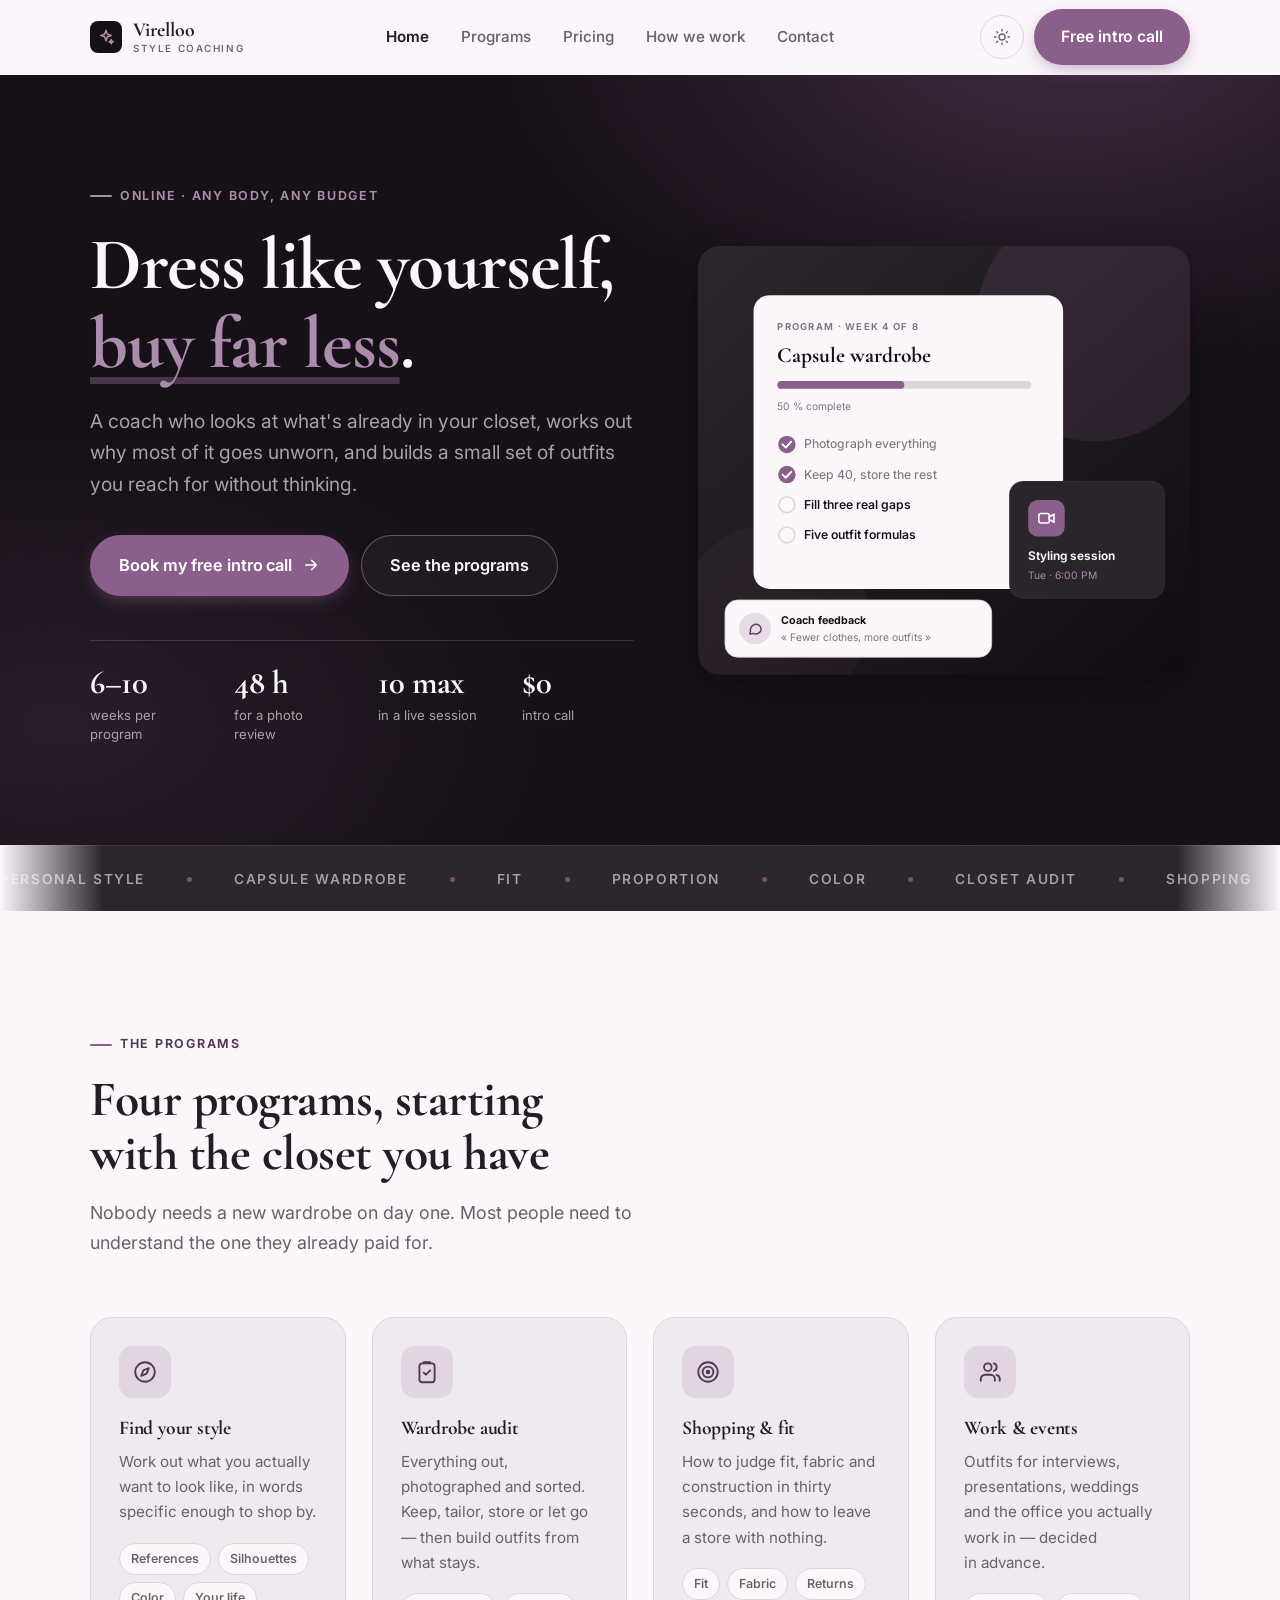
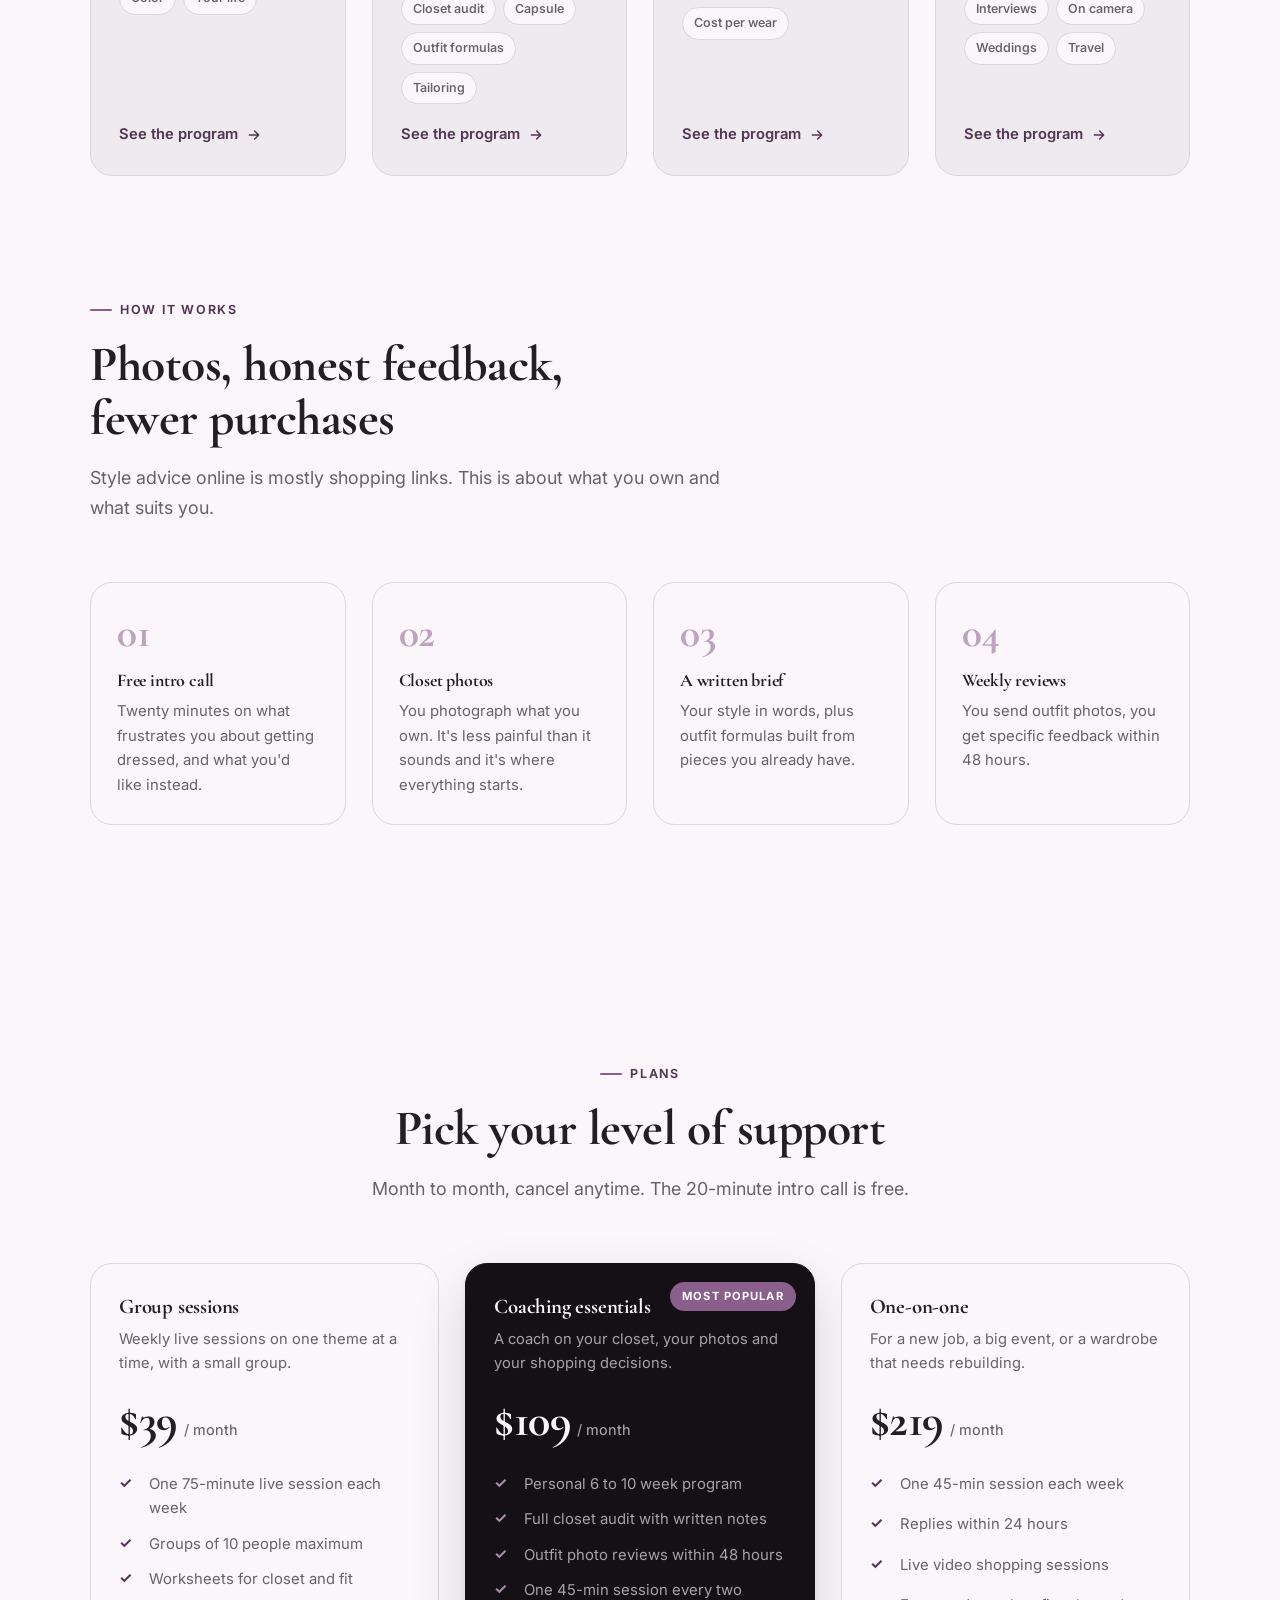
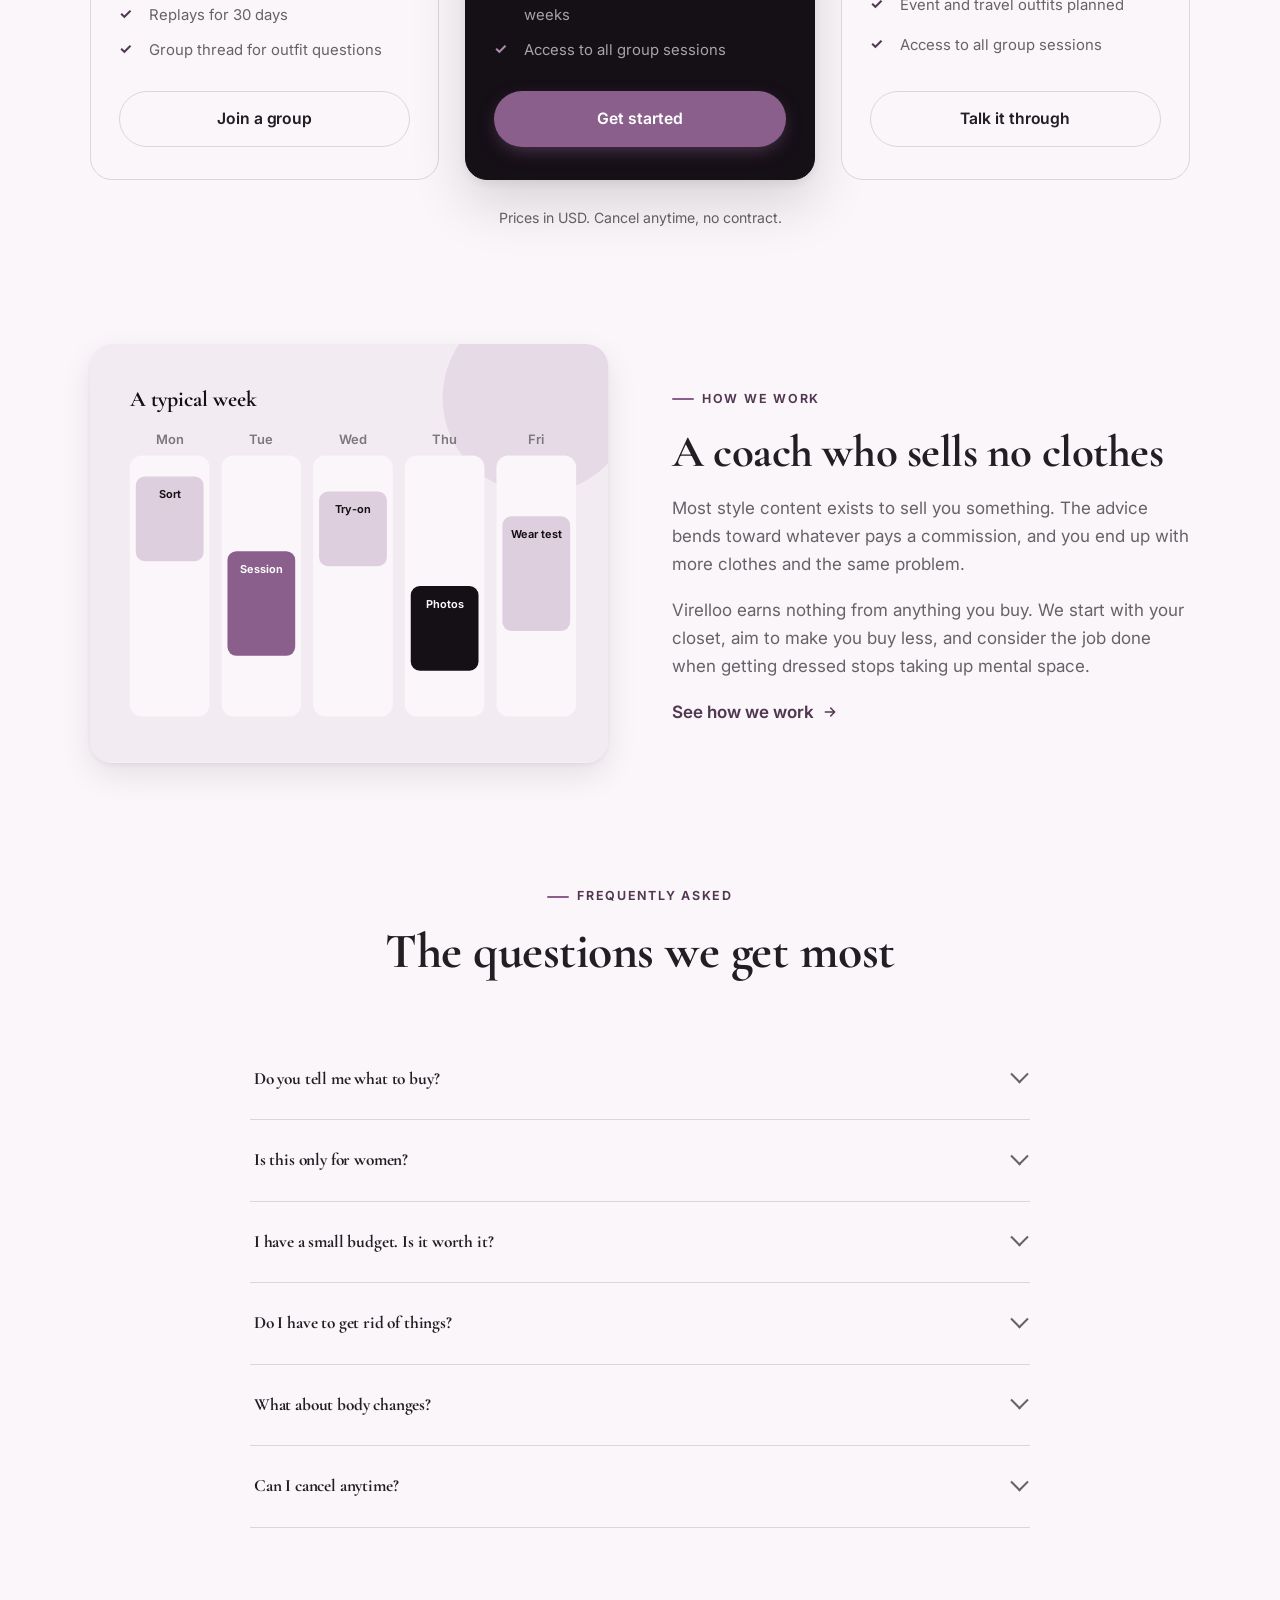
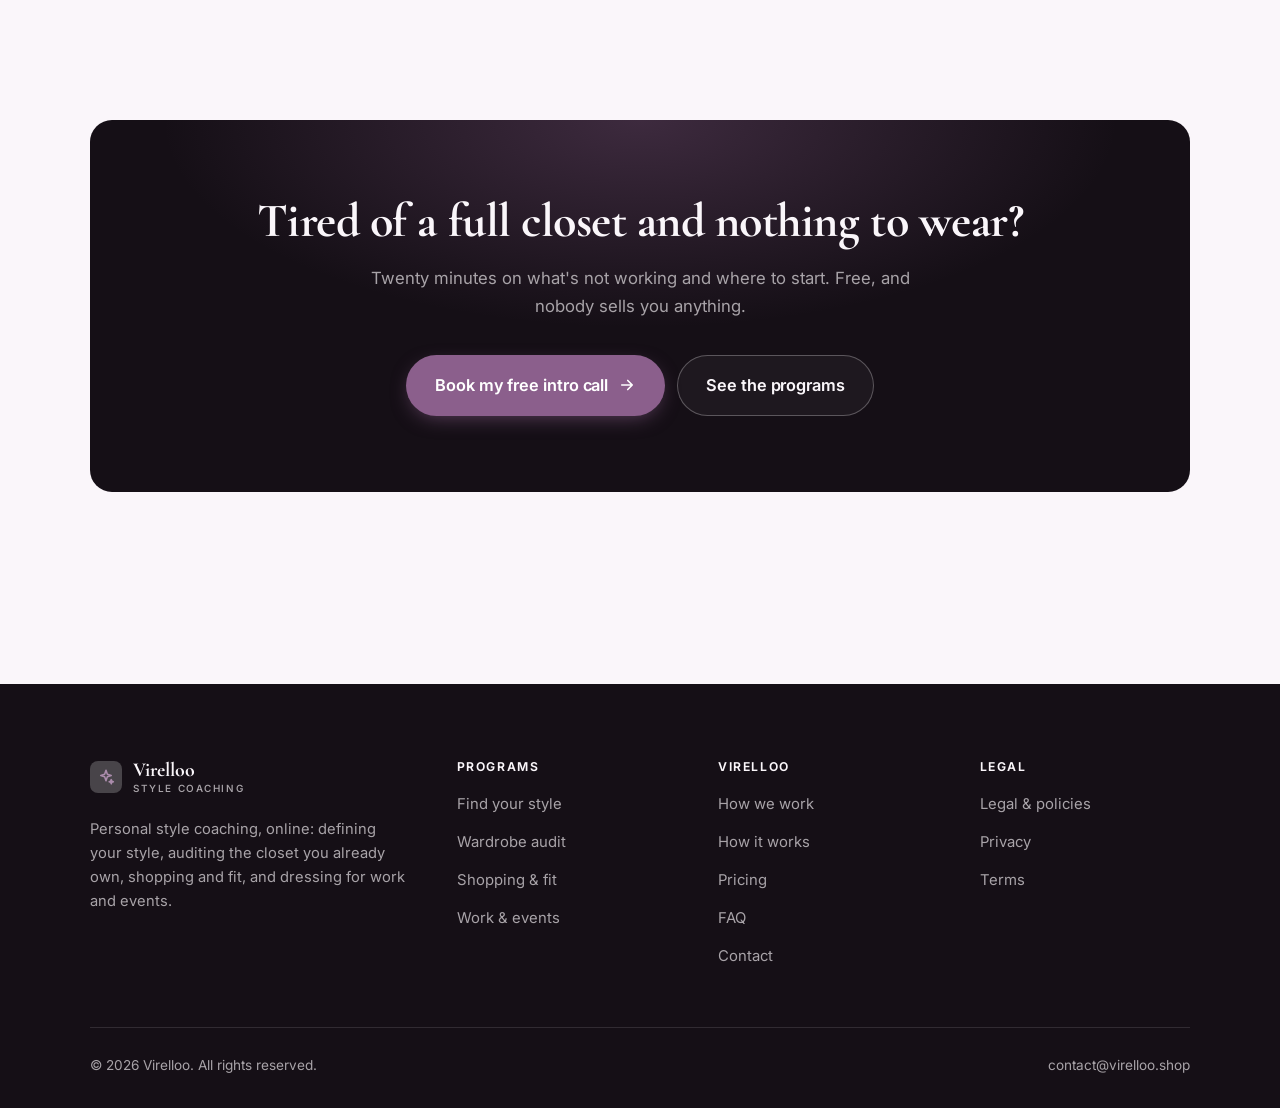
<file: index.html>
<!DOCTYPE html>
<html lang="en" class="no-js">
<head>
<meta charset="utf-8">
<meta name="viewport" content="width=device-width, initial-scale=1">
<title>Virelloo — Style coaching: dress like yourself, buy far less</title>
<meta name="description" content="Personal style coaching online: define your style, audit your closet, learn fit and shopping, dress for work and events. No shopping links, no commissions. Free intro call.">
<link rel="canonical" href="https://virelloo.shop/">

<meta property="og:type" content="website">
<meta property="og:url" content="https://virelloo.shop/">
<meta property="og:site_name" content="Virelloo">
<meta property="og:locale" content="en_US">
<meta property="og:title" content="Virelloo — Style coaching: dress like yourself, buy far less">
<meta property="og:description" content="Personal style coaching online: define your style, audit your closet, learn fit and shopping, dress for work and events. No shopping links, no commissions. Free intro call.">
<meta name="theme-color" content="#150f16">

<link rel="icon" href="assets/img/favicon.svg" type="image/svg+xml">
<link rel="preconnect" href="https://fonts.googleapis.com">
<link rel="preconnect" href="https://fonts.gstatic.com" crossorigin>
<link rel="stylesheet" href="https://fonts.googleapis.com/css2?family=Cormorant+Garamond:wght@400..700&family=Inter:wght@400..700&display=swap">
<link rel="stylesheet" href="assets/css/style.css">

<!-- Thème appliqué avant le premier rendu (évite le flash) -->
<script>
document.documentElement.classList.remove('no-js');
(function(){try{var t=localStorage.getItem('site-theme');if(t){document.documentElement.setAttribute('data-theme',t);}}catch(e){}})();
</script>
<script type="application/ld+json">
{
  "@context": "https://schema.org",
  "@type": "Organization",
  "name": "Virelloo",
  "url": "https://virelloo.shop/",
  "email": "contact@virelloo.shop",
  "description": "Personal style coaching online: define your style, audit your closet, learn fit and shopping, dress for work and events. No shopping links, no commissions. Free intro call.",
  "areaServed": "US",
  "knowsLanguage": "en"
}
</script>
</head>

<body>
<a class="skip-link" href="#main">Skip to main content</a>

<header class="site-header">
  <nav class="wrap nav" aria-label="Main navigation">
    <a class="brand" href="index.html">
      <svg class="brand__mark" viewBox="0 0 64 64" aria-hidden="true">
        <rect class="bm-bg" width="64" height="64" rx="16"/>
        <g class="bm-ic" transform="translate(14 14) scale(1.5)" fill="none" stroke-width="2.1" stroke-linecap="round" stroke-linejoin="round"><path d="M12 3l1.8 5.2L19 10l-5.2 1.8L12 17l-1.8-5.2L5 10l5.2-1.8zM19 15.5l.8 2 2 .8-2 .8-.8 2-.8-2-2-.8 2-.8z"/></g>
      </svg>
      <span>Virelloo<span class="brand__sub">Style coaching</span></span>
    </a>

    <ul class="nav__links" id="nav-links">
      <li><a href="index.html" aria-current="page">Home</a></li>
      <li><a href="programs.html">Programs</a></li>
      <li><a href="index.html#pricing">Pricing</a></li>
      <li><a href="about.html">How we work</a></li>
      <li><a href="contact.html">Contact</a></li>
      <li><a class="btn btn--primary" href="contact.html">Free intro call</a></li>
    </ul>

    <div class="nav__cta">
      <button class="theme-toggle" type="button" aria-label="Switch to dark theme">
        <svg class="icon-sun" viewBox="0 0 24 24" fill="none" stroke="currentColor" stroke-width="1.8" stroke-linecap="round" aria-hidden="true"><circle cx="12" cy="12" r="4"/><path d="M12 2v2m0 16v2M2 12h2m16 0h2M4.9 4.9l1.4 1.4m11.4 11.4 1.4 1.4M19.1 4.9l-1.4 1.4M6.3 17.7l-1.4 1.4"/></svg>
        <svg class="icon-moon" viewBox="0 0 24 24" fill="none" stroke="currentColor" stroke-width="1.8" stroke-linecap="round" stroke-linejoin="round" aria-hidden="true"><path d="M21 12.8A9 9 0 1 1 11.2 3a7 7 0 0 0 9.8 9.8z"/></svg>
      </button>
      <a class="btn btn--primary" href="contact.html">Free intro call</a>
      <button class="nav__toggle" type="button" aria-expanded="false" aria-controls="nav-links" aria-label="Open menu">
        <svg class="icon-open" viewBox="0 0 24 24" fill="none" stroke="currentColor" stroke-width="2" stroke-linecap="round" aria-hidden="true"><path d="M3 6h18M3 12h18M3 18h18"/></svg>
        <svg class="icon-close" viewBox="0 0 24 24" fill="none" stroke="currentColor" stroke-width="2" stroke-linecap="round" aria-hidden="true"><path d="M6 6l12 12M18 6L6 18"/></svg>
      </button>
    </div>
  </nav>
</header>

<main id="main">

<section class="hero">
  <div class="wrap hero__inner">
    <div>
      <span class="eyebrow hero__eyebrow">Online · Any body, any budget</span>
      <h1>Dress like yourself,<br> <em>buy far less</em>.</h1>
      <p class="hero__lede">A coach who looks at what's already in your closet, works out why most of it goes unworn, and builds a small set of outfits you reach for without thinking.</p>

      <div class="hero__actions">
        <a class="btn btn--primary btn--lg" href="contact.html">Book my free intro call <svg viewBox="0 0 24 24" fill="none" stroke="currentColor" stroke-width="2.2" stroke-linecap="round" stroke-linejoin="round" aria-hidden="true"><path d="M5 12h14M13 6l6 6-6 6"/></svg></a>
        <a class="btn btn--on-dark btn--lg" href="programs.html">See the programs</a>
      </div>

      <ul class="hero__proof">
        <li><span class="stat__num">6–10</span><span class="stat__label">weeks per program</span></li>
        <li><span class="stat__num">48 h</span><span class="stat__label">for a photo review</span></li>
        <li><span class="stat__num">10 max</span><span class="stat__label">in a live session</span></li>
        <li><span class="stat__num">$0</span><span class="stat__label">intro call</span></li>
      </ul>
    </div>

    <div class="hero__art">
      <svg viewBox="0 0 620 540" role="img" aria-label="A wardrobe program in week 4 of 8, showing this week's tasks, the next styling session and coach feedback.">
        <defs>
          <linearGradient id="hbg" x1="0" y1="0" x2="1" y2="1">
            <stop offset="0" stop-color="#2c272d"/><stop offset="1" stop-color="#110c12"/>
          </linearGradient>
        </defs>
        <rect width="620" height="540" rx="22" fill="url(#hbg)"/>
        <circle cx="500" cy="96" r="150" fill="#8b5f8c" opacity=".16"/>
        <circle cx="96" cy="470" r="120" fill="#8b5f8c" opacity=".08"/>

        <g style="font-family: var(--font-body)">
          <!-- Carte programme -->
          <rect x="70" y="62" width="390" height="370" rx="20" fill="#faf6fa"/>
          <text x="100" y="106" font-size="12" font-weight="650" letter-spacing="1.6" fill="#7c777d">PROGRAM · WEEK 4 OF 8</text>
          <text x="100" y="146" font-size="27" font-weight="700" fill="#150f16" style="font-family: var(--font-display)">Capsule wardrobe</text>
          <rect x="100" y="170" width="320" height="10" rx="5" fill="#dad6da"/>
          <rect x="100" y="170" width="160" height="10" rx="5" fill="#8b5f8c"/>
          <text x="100" y="206" font-size="13" fill="#7c777d">50 % complete</text>
          <circle cx="112" cy="250" r="11" fill="#8b5f8c"/><path d="M106.5 250l4 4 7-7.5" fill="none" stroke="#ffffff" stroke-width="2.4" stroke-linecap="round" stroke-linejoin="round"/><text x="134" y="255" font-size="15.5" fill="#7c777d" font-weight="450">Photograph everything</text>
          <circle cx="112" cy="288" r="11" fill="#8b5f8c"/><path d="M106.5 288l4 4 7-7.5" fill="none" stroke="#ffffff" stroke-width="2.4" stroke-linecap="round" stroke-linejoin="round"/><text x="134" y="293" font-size="15.5" fill="#7c777d" font-weight="450">Keep 40, store the rest</text>
          <circle cx="112" cy="326" r="10" fill="none" stroke="#dad6da" stroke-width="2"/><text x="134" y="331" font-size="15.5" fill="#150f16" font-weight="560">Fill three real gaps</text>
          <circle cx="112" cy="364" r="10" fill="none" stroke="#dad6da" stroke-width="2"/><text x="134" y="369" font-size="15.5" fill="#150f16" font-weight="560">Five outfit formulas</text>

          <!-- Carte séance -->
          <rect x="392" y="296" width="196" height="148" rx="18" fill="#2a252b" stroke="#ffffff" stroke-opacity=".08"/>
          <rect x="416" y="320" width="46" height="46" rx="12" fill="#8b5f8c"/>
          <g transform="translate(427 331)" fill="none" stroke="#ffffff" color="#ffffff" stroke-width="2" stroke-linecap="round" stroke-linejoin="round"><rect x="2.5" y="6" width="13" height="12" rx="2.5"/><path d="M15.5 10.5 21.5 7v10l-6-3.5z"/></g>
          <text x="416" y="396" font-size="15" font-weight="650" fill="#faf6fa">Styling session</text>
          <text x="416" y="420" font-size="13" fill="#ab8cac">Tue · 6:00 PM</text>

          <!-- Retour du coach -->
          <rect x="34" y="446" width="336" height="72" rx="16" fill="#faf6fa" stroke="#dad6da"/>
          <circle cx="72" cy="482" r="20" fill="#e6dbe6"/>
          <g transform="translate(62 472) scale(.84)" fill="none" stroke="#5a3e5b" stroke-width="2.2" stroke-linecap="round" stroke-linejoin="round"><path d="M21 12a8 8 0 0 1-11.6 7.1L4 20l1-4.6A8 8 0 1 1 21 12z"/></g>
          <text x="104" y="476" font-size="13.5" font-weight="700" fill="#150f16">Coach feedback</text>
          <text x="104" y="498" font-size="13" fill="#7c777d">« Fewer clothes, more outfits »</text>
        </g>
      </svg>
    </div>
  </div>
</section>

<div class="marquee" aria-hidden="true">
  <div class="marquee__track"><span>Personal style</span><span>Capsule wardrobe</span><span>Fit</span><span>Proportion</span><span>Color</span><span>Closet audit</span><span>Shopping</span><span>Work outfits</span><span>Events</span><span>Cost per wear</span><span>Personal style</span><span>Capsule wardrobe</span><span>Fit</span><span>Proportion</span><span>Color</span><span>Closet audit</span><span>Shopping</span><span>Work outfits</span><span>Events</span><span>Cost per wear</span></div>
</div>

<section class="section wrap" id="programs">
  <div class="section-head reveal">
    <span class="eyebrow">The programs</span>
    <h2>Four programs, starting with the closet you have</h2>
    <p>Nobody needs a new wardrobe on day one. Most people need to understand the one they already paid for.</p>
  </div>
  <div class="grid grid--4 reveal-group">
    <a class="card" href="programs.html#style-id">
      <div class="card__icon"><svg viewBox="0 0 24 24" fill="none" stroke="currentColor" stroke-width="1.7" stroke-linecap="round" stroke-linejoin="round" aria-hidden="true"><circle cx="12" cy="12" r="9"/><path d="M15.5 8.5 13.5 13.5 8.5 15.5 10.5 10.5z"/></svg></div>
      <h3>Find your style</h3>
      <p>Work out what you actually want to look like, in words specific enough to shop by.</p>
      <ul class="tags"><li>References</li><li>Silhouettes</li><li>Color</li><li>Your life</li></ul>
      <span class="arrow-link">See the program <svg viewBox="0 0 24 24" fill="none" stroke="currentColor" stroke-width="2.2" stroke-linecap="round" stroke-linejoin="round" aria-hidden="true"><path d="M5 12h14M13 6l6 6-6 6"/></svg></span>
    </a>
    <a class="card" href="programs.html#wardrobe">
      <div class="card__icon"><svg viewBox="0 0 24 24" fill="none" stroke="currentColor" stroke-width="1.7" stroke-linecap="round" stroke-linejoin="round" aria-hidden="true"><rect x="5" y="4" width="14" height="17.5" rx="2.5"/><path d="M9 4V3h6v1M9 12.5l2 2 4-4"/></svg></div>
      <h3>Wardrobe audit</h3>
      <p>Everything out, photographed and sorted. Keep, tailor, store or let go — then build outfits from what stays.</p>
      <ul class="tags"><li>Closet audit</li><li>Capsule</li><li>Outfit formulas</li><li>Tailoring</li></ul>
      <span class="arrow-link">See the program <svg viewBox="0 0 24 24" fill="none" stroke="currentColor" stroke-width="2.2" stroke-linecap="round" stroke-linejoin="round" aria-hidden="true"><path d="M5 12h14M13 6l6 6-6 6"/></svg></span>
    </a>
    <a class="card" href="programs.html#shopping">
      <div class="card__icon"><svg viewBox="0 0 24 24" fill="none" stroke="currentColor" stroke-width="1.7" stroke-linecap="round" stroke-linejoin="round" aria-hidden="true"><circle cx="12" cy="12" r="9"/><circle cx="12" cy="12" r="5"/><circle cx="12" cy="12" r="1.2" fill="currentColor"/></svg></div>
      <h3>Shopping &amp; fit</h3>
      <p>How to judge fit, fabric and construction in thirty seconds, and how to leave a store with nothing.</p>
      <ul class="tags"><li>Fit</li><li>Fabric</li><li>Returns</li><li>Cost per wear</li></ul>
      <span class="arrow-link">See the program <svg viewBox="0 0 24 24" fill="none" stroke="currentColor" stroke-width="2.2" stroke-linecap="round" stroke-linejoin="round" aria-hidden="true"><path d="M5 12h14M13 6l6 6-6 6"/></svg></span>
    </a>
    <a class="card" href="programs.html#occasions">
      <div class="card__icon"><svg viewBox="0 0 24 24" fill="none" stroke="currentColor" stroke-width="1.7" stroke-linecap="round" stroke-linejoin="round" aria-hidden="true"><path d="M16.5 20v-1.5a4 4 0 0 0-4-4h-5a4 4 0 0 0-4 4V20"/><circle cx="10" cy="7.5" r="3.5"/><path d="M21 20v-1.5a4 4 0 0 0-3-3.9M15.5 4.1a3.5 3.5 0 0 1 0 6.8"/></svg></div>
      <h3>Work &amp; events</h3>
      <p>Outfits for interviews, presentations, weddings and the office you actually work in — decided in advance.</p>
      <ul class="tags"><li>Interviews</li><li>On camera</li><li>Weddings</li><li>Travel</li></ul>
      <span class="arrow-link">See the program <svg viewBox="0 0 24 24" fill="none" stroke="currentColor" stroke-width="2.2" stroke-linecap="round" stroke-linejoin="round" aria-hidden="true"><path d="M5 12h14M13 6l6 6-6 6"/></svg></span>
    </a>
  </div>
</section>

<section class="section section--flush wrap" id="how-it-works">
  <div class="section-head reveal">
    <span class="eyebrow">How it works</span>
    <h2>Photos, honest feedback, fewer purchases</h2>
    <p>Style advice online is mostly shopping links. This is about what you own and what suits you.</p>
  </div>
  <div class="grid grid--4 steps reveal-group">
    <article class="step">
      <h3>Free intro call</h3>
      <p>Twenty minutes on what frustrates you about getting dressed, and what you'd like instead.</p>
    </article>
    <article class="step">
      <h3>Closet photos</h3>
      <p>You photograph what you own. It's less painful than it sounds and it's where everything starts.</p>
    </article>
    <article class="step">
      <h3>A written brief</h3>
      <p>Your style in words, plus outfit formulas built from pieces you already have.</p>
    </article>
    <article class="step">
      <h3>Weekly reviews</h3>
      <p>You send outfit photos, you get specific feedback within 48 hours.</p>
    </article>
  </div>
</section>

<section class="section wrap" id="pricing">
  <div class="section-head section-head--center reveal">
    <span class="eyebrow">Plans</span>
    <h2>Pick your level of support</h2>
    <p>Month to month, cancel anytime. The 20-minute intro call is free.</p>
  </div>
  <div class="grid grid--3 plans reveal-group">
    <article class="plan">
      
      <h3>Group sessions</h3>
      <p class="plan__desc">Weekly live sessions on one theme at a time, with a small group.</p>
      <p class="plan__price">$39<span class="plan__period">/ month</span></p>
      <ul class="plan__features">
        <li>One 75-minute live session each week</li>
        <li>Groups of 10 people maximum</li>
        <li>Worksheets for closet and fit</li>
        <li>Replays for 30 days</li>
        <li>Group thread for outfit questions</li>
      </ul>
      <a class="btn btn--ghost btn--block" href="contact.html">Join a group</a>
    </article>
    <article class="plan plan--featured">
      <span class="plan__tag">Most popular</span>
      <h3>Coaching essentials</h3>
      <p class="plan__desc">A coach on your closet, your photos and your shopping decisions.</p>
      <p class="plan__price">$109<span class="plan__period">/ month</span></p>
      <ul class="plan__features">
        <li>Personal 6 to 10 week program</li>
        <li>Full closet audit with written notes</li>
        <li>Outfit photo reviews within 48 hours</li>
        <li>One 45-min session every two weeks</li>
        <li>Access to all group sessions</li>
      </ul>
      <a class="btn btn--primary btn--block" href="contact.html">Get started</a>
    </article>
    <article class="plan">
      
      <h3>One-on-one</h3>
      <p class="plan__desc">For a new job, a big event, or a wardrobe that needs rebuilding.</p>
      <p class="plan__price">$219<span class="plan__period">/ month</span></p>
      <ul class="plan__features">
        <li>One 45-min session each week</li>
        <li>Replies within 24 hours</li>
        <li>Live video shopping sessions</li>
        <li>Event and travel outfits planned</li>
        <li>Access to all group sessions</li>
      </ul>
      <a class="btn btn--ghost btn--block" href="contact.html">Talk it through</a>
    </article>
  </div>
  <p class="plans-note">Prices in USD. Cancel anytime, no contract.</p>
</section>

<section class="section section--flush wrap">
  <div class="split reveal">
    <div class="split__art">
      <svg viewBox="0 0 520 420" role="img" aria-label="Example of a typical week: Sort, Session, Try-on, Photos, Wear test.">
        <rect width="520" height="420" rx="20" fill="#f2ebf2"/>
        <circle cx="450" cy="54" r="96" fill="#8b5f8c" opacity=".12"/>
        <g style="font-family: var(--font-body)">
        <text x="40" y="62" font-size="22" font-weight="700" fill="#150f16" style="font-family: var(--font-display)">A typical week</text>
        <text x="80" y="100" text-anchor="middle" font-size="13" font-weight="600" fill="#7c777d">Mon</text>
        <rect x="40" y="112" width="80" height="262" rx="12" fill="#faf6fa"/>
        <rect x="46" y="133" width="68" height="85" rx="9" fill="#ddcfdd"/>
        <text x="80" y="155" text-anchor="middle" font-size="11" font-weight="650" fill="#150f16">Sort</text>
        <text x="172" y="100" text-anchor="middle" font-size="13" font-weight="600" fill="#7c777d">Tue</text>
        <rect x="132" y="112" width="80" height="262" rx="12" fill="#faf6fa"/>
        <rect x="138" y="208" width="68" height="105" rx="9" fill="#8b5f8c"/>
        <text x="172" y="230" text-anchor="middle" font-size="11" font-weight="650" fill="#ffffff">Session</text>
        <text x="264" y="100" text-anchor="middle" font-size="13" font-weight="600" fill="#7c777d">Wed</text>
        <rect x="224" y="112" width="80" height="262" rx="12" fill="#faf6fa"/>
        <rect x="230" y="148" width="68" height="75" rx="9" fill="#ddcfdd"/>
        <text x="264" y="170" text-anchor="middle" font-size="11" font-weight="650" fill="#150f16">Try-on</text>
        <text x="356" y="100" text-anchor="middle" font-size="13" font-weight="600" fill="#7c777d">Thu</text>
        <rect x="316" y="112" width="80" height="262" rx="12" fill="#faf6fa"/>
        <rect x="322" y="243" width="68" height="85" rx="9" fill="#150f16"/>
        <text x="356" y="265" text-anchor="middle" font-size="11" font-weight="650" fill="#faf6fa">Photos</text>
        <text x="448" y="100" text-anchor="middle" font-size="13" font-weight="600" fill="#7c777d">Fri</text>
        <rect x="408" y="112" width="80" height="262" rx="12" fill="#faf6fa"/>
        <rect x="414" y="173" width="68" height="115" rx="9" fill="#ddcfdd"/>
        <text x="448" y="195" text-anchor="middle" font-size="11" font-weight="650" fill="#150f16">Wear test</text>
        </g>
      </svg>
    </div>
    <div>
      <span class="eyebrow">How we work</span>
      <h2>A coach who sells no clothes</h2>
      <p>Most style content exists to sell you something. The advice bends toward whatever pays a commission, and you end up with more clothes and the same problem.</p>
      <p>Virelloo earns nothing from anything you buy. We start with your closet, aim to make you buy less, and consider the job done when getting dressed stops taking up mental space.</p>
      <p><a class="arrow-link" href="about.html">See how we work <svg viewBox="0 0 24 24" fill="none" stroke="currentColor" stroke-width="2.2" stroke-linecap="round" stroke-linejoin="round" aria-hidden="true"><path d="M5 12h14M13 6l6 6-6 6"/></svg></a></p>
    </div>
  </div>
</section>

<section class="section section--flush wrap" id="faq">
  <div class="section-head section-head--center reveal">
    <span class="eyebrow">Frequently asked</span>
    <h2>The questions we get most</h2>
  </div>
  <div class="faq reveal">
    <details>
      <summary>Do you tell me what to buy?</summary>
      <p>Only after the audit, and usually it's three or four pieces. We take no affiliate commissions and recommend no particular retailer.</p>
    </details>
    <details>
      <summary>Is this only for women?</summary>
      <p>No. Roughly a third of clients are men, and the method — fit, proportion, formulas — is the same.</p>
    </details>
    <details>
      <summary>I have a small budget. Is it worth it?</summary>
      <p>That's often when it helps most: the aim is to stop spending on clothes that don't get worn. Thrift and secondhand work fine with this approach.</p>
    </details>
    <details>
      <summary>Do I have to get rid of things?</summary>
      <p>No. We separate, store and revisit. Nothing leaves your home unless you decide it should.</p>
    </details>
    <details>
      <summary>What about body changes?</summary>
      <p>We dress the body you have now. If your size is changing, we build a smaller, flexible rotation instead of a full wardrobe.</p>
    </details>
    <details>
      <summary>Can I cancel anytime?</summary>
      <p>Yes. No contract, no minimum term. Access stays open until the end of the month you already paid for.</p>
    </details>
  </div>
</section>

<section class="wrap section--tight">
  <div class="cta-band reveal">
    <h2>Tired of a full closet and nothing to wear?</h2>
    <p>Twenty minutes on what's not working and where to start. Free, and nobody sells you anything.</p>
    <div class="hero__actions">
      <a class="btn btn--primary btn--lg" href="contact.html">Book my free intro call <svg viewBox="0 0 24 24" fill="none" stroke="currentColor" stroke-width="2.2" stroke-linecap="round" stroke-linejoin="round" aria-hidden="true"><path d="M5 12h14M13 6l6 6-6 6"/></svg></a>
      <a class="btn btn--on-dark btn--lg" href="programs.html">See the programs</a>
    </div>
  </div>
</section>

</main>

<footer class="site-footer">
  <div class="wrap">
    <div class="footer__grid">
      <div class="footer__brand">
        <a class="brand" href="index.html">
          <svg class="brand__mark" viewBox="0 0 64 64" aria-hidden="true">
        <rect class="bm-bg" width="64" height="64" rx="16"/>
        <g class="bm-ic" transform="translate(14 14) scale(1.5)" fill="none" stroke-width="2.1" stroke-linecap="round" stroke-linejoin="round"><path d="M12 3l1.8 5.2L19 10l-5.2 1.8L12 17l-1.8-5.2L5 10l5.2-1.8zM19 15.5l.8 2 2 .8-2 .8-.8 2-.8-2-2-.8 2-.8z"/></g>
      </svg>
          <span>Virelloo<span class="brand__sub">Style coaching</span></span>
        </a>
        <p>Personal style coaching, online: defining your style, auditing the closet you already own, shopping and fit, and dressing for work and events.</p>
      </div>

      <div class="footer__col">
        <h4>Programs</h4>
        <ul>
          <li><a href="programs.html#style-id">Find your style</a></li>
          <li><a href="programs.html#wardrobe">Wardrobe audit</a></li>
          <li><a href="programs.html#shopping">Shopping &amp; fit</a></li>
          <li><a href="programs.html#occasions">Work &amp; events</a></li>
        </ul>
      </div>

      <div class="footer__col">
        <h4>Virelloo</h4>
        <ul>
          <li><a href="about.html">How we work</a></li>
          <li><a href="index.html#how-it-works">How it works</a></li>
          <li><a href="index.html#pricing">Pricing</a></li>
          <li><a href="index.html#faq">FAQ</a></li>
          <li><a href="contact.html">Contact</a></li>
        </ul>
      </div>

      <div class="footer__col">
        <h4>Legal</h4>
        <ul>
          <li><a href="legal.html">Legal &amp; policies</a></li>
          <li><a href="legal.html#privacy">Privacy</a></li>
          <li><a href="legal.html#terms">Terms</a></li>
        </ul>
      </div>
    </div>

    <div class="footer__bottom">
      <p>© <span data-year>2026</span> Virelloo. All rights reserved.</p>
      <p><a href="mailto:contact@virelloo.shop">contact@virelloo.shop</a></p>
    </div>
  </div>
</footer>

<script src="assets/js/main.js" defer></script>
</body>
</html>
</file>
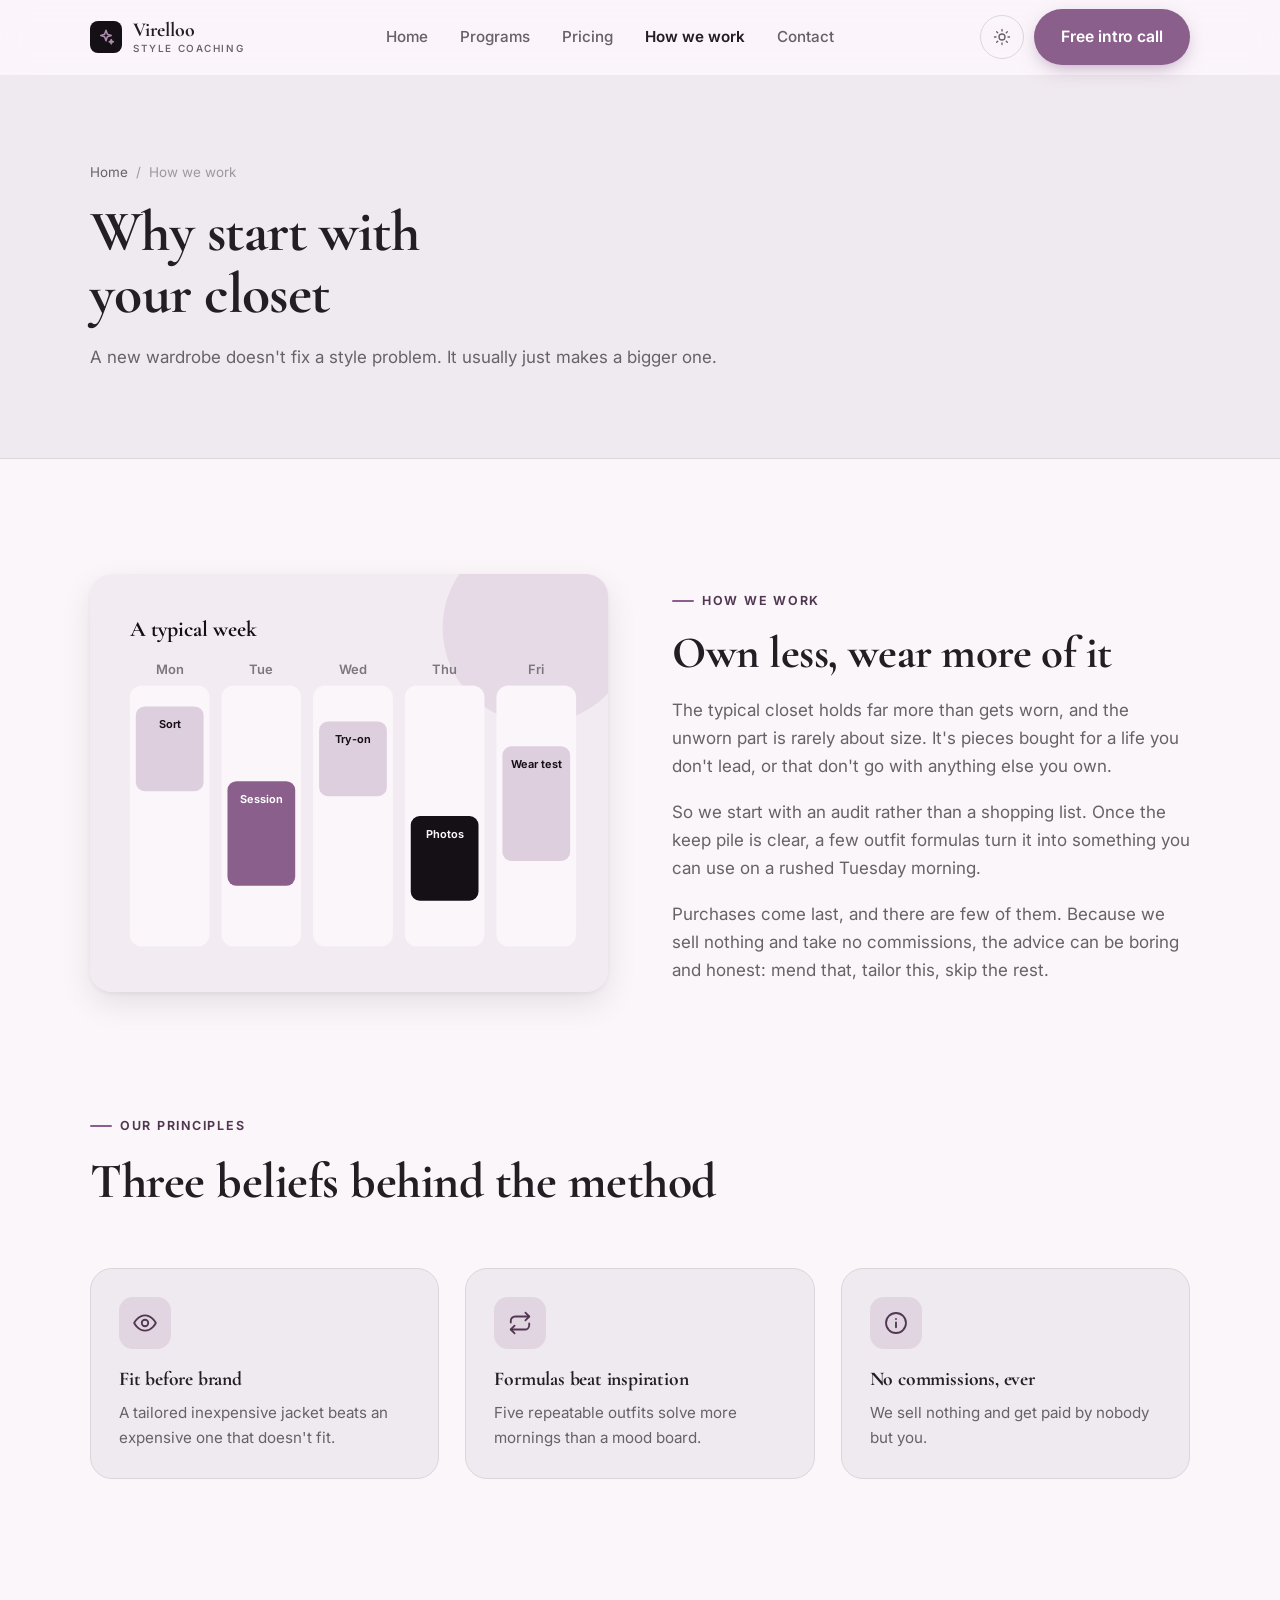
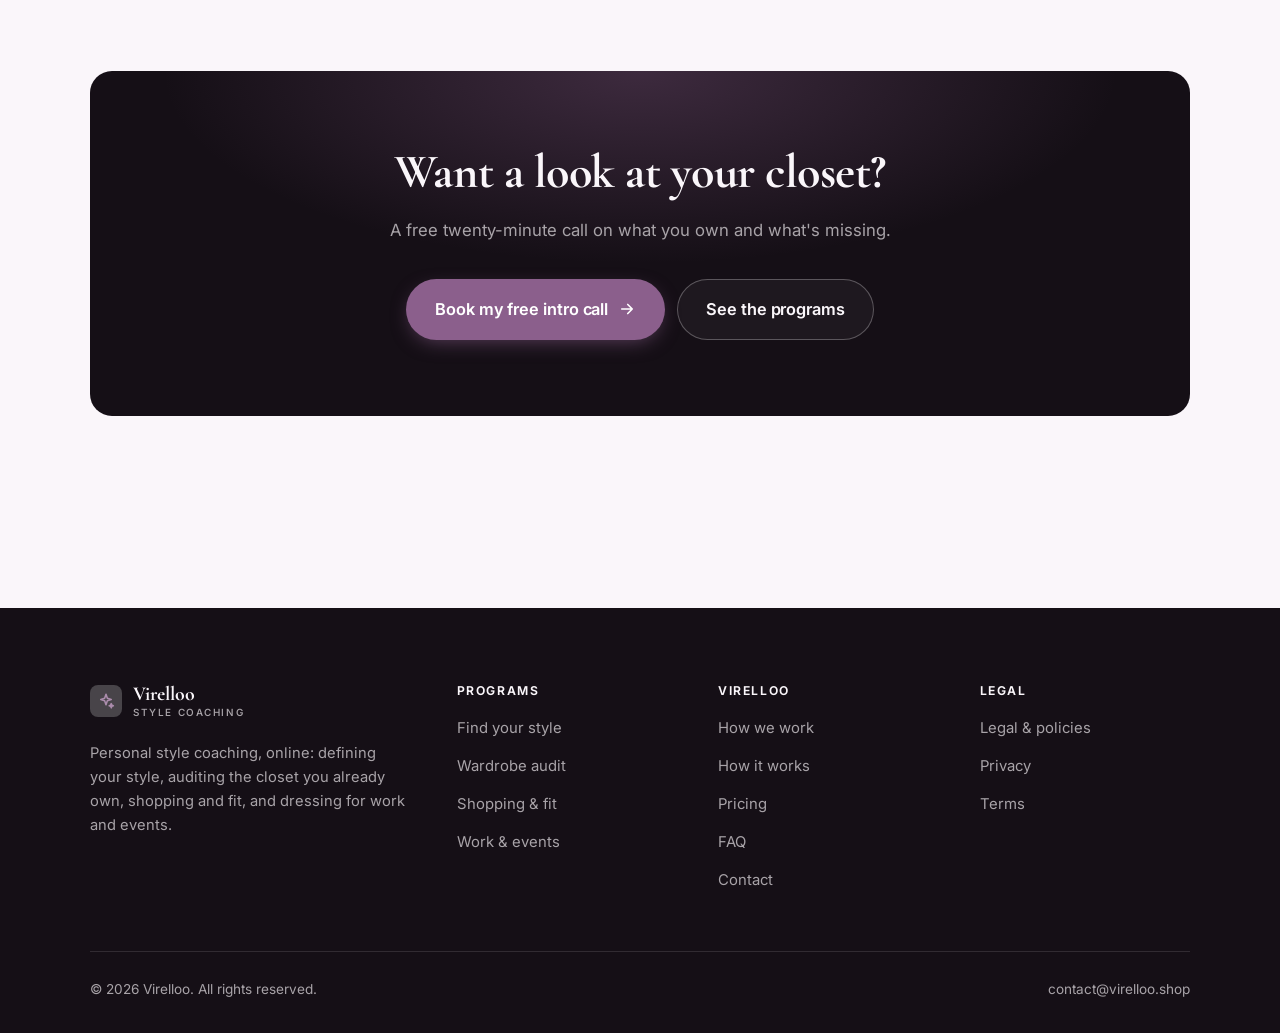
<file: about.html>
<!DOCTYPE html>
<html lang="en" class="no-js">
<head>
<meta charset="utf-8">
<meta name="viewport" content="width=device-width, initial-scale=1">
<title>How we work — Virelloo</title>
<meta name="description" content="Why style coaching beats shopping advice, and the principles behind Virelloo.">
<link rel="canonical" href="https://virelloo.shop/about.html">

<meta property="og:type" content="website">
<meta property="og:url" content="https://virelloo.shop/about.html">
<meta property="og:site_name" content="Virelloo">
<meta property="og:locale" content="en_US">
<meta property="og:title" content="How we work — Virelloo">
<meta property="og:description" content="Why style coaching beats shopping advice, and the principles behind Virelloo.">
<meta name="theme-color" content="#150f16">

<link rel="icon" href="assets/img/favicon.svg" type="image/svg+xml">
<link rel="preconnect" href="https://fonts.googleapis.com">
<link rel="preconnect" href="https://fonts.gstatic.com" crossorigin>
<link rel="stylesheet" href="https://fonts.googleapis.com/css2?family=Cormorant+Garamond:wght@400..700&family=Inter:wght@400..700&display=swap">
<link rel="stylesheet" href="assets/css/style.css">

<!-- Thème appliqué avant le premier rendu (évite le flash) -->
<script>
document.documentElement.classList.remove('no-js');
(function(){try{var t=localStorage.getItem('site-theme');if(t){document.documentElement.setAttribute('data-theme',t);}}catch(e){}})();
</script>
</head>

<body>
<a class="skip-link" href="#main">Skip to main content</a>

<header class="site-header">
  <nav class="wrap nav" aria-label="Main navigation">
    <a class="brand" href="index.html">
      <svg class="brand__mark" viewBox="0 0 64 64" aria-hidden="true">
        <rect class="bm-bg" width="64" height="64" rx="16"/>
        <g class="bm-ic" transform="translate(14 14) scale(1.5)" fill="none" stroke-width="2.1" stroke-linecap="round" stroke-linejoin="round"><path d="M12 3l1.8 5.2L19 10l-5.2 1.8L12 17l-1.8-5.2L5 10l5.2-1.8zM19 15.5l.8 2 2 .8-2 .8-.8 2-.8-2-2-.8 2-.8z"/></g>
      </svg>
      <span>Virelloo<span class="brand__sub">Style coaching</span></span>
    </a>

    <ul class="nav__links" id="nav-links">
      <li><a href="index.html">Home</a></li>
      <li><a href="programs.html">Programs</a></li>
      <li><a href="index.html#pricing">Pricing</a></li>
      <li><a href="about.html" aria-current="page">How we work</a></li>
      <li><a href="contact.html">Contact</a></li>
      <li><a class="btn btn--primary" href="contact.html">Free intro call</a></li>
    </ul>

    <div class="nav__cta">
      <button class="theme-toggle" type="button" aria-label="Switch to dark theme">
        <svg class="icon-sun" viewBox="0 0 24 24" fill="none" stroke="currentColor" stroke-width="1.8" stroke-linecap="round" aria-hidden="true"><circle cx="12" cy="12" r="4"/><path d="M12 2v2m0 16v2M2 12h2m16 0h2M4.9 4.9l1.4 1.4m11.4 11.4 1.4 1.4M19.1 4.9l-1.4 1.4M6.3 17.7l-1.4 1.4"/></svg>
        <svg class="icon-moon" viewBox="0 0 24 24" fill="none" stroke="currentColor" stroke-width="1.8" stroke-linecap="round" stroke-linejoin="round" aria-hidden="true"><path d="M21 12.8A9 9 0 1 1 11.2 3a7 7 0 0 0 9.8 9.8z"/></svg>
      </button>
      <a class="btn btn--primary" href="contact.html">Free intro call</a>
      <button class="nav__toggle" type="button" aria-expanded="false" aria-controls="nav-links" aria-label="Open menu">
        <svg class="icon-open" viewBox="0 0 24 24" fill="none" stroke="currentColor" stroke-width="2" stroke-linecap="round" aria-hidden="true"><path d="M3 6h18M3 12h18M3 18h18"/></svg>
        <svg class="icon-close" viewBox="0 0 24 24" fill="none" stroke="currentColor" stroke-width="2" stroke-linecap="round" aria-hidden="true"><path d="M6 6l12 12M18 6L6 18"/></svg>
      </button>
    </div>
  </nav>
</header>

<main id="main">

<section class="page-head">
  <div class="wrap">
    <nav class="breadcrumb" aria-label="Breadcrumb">
      <a href="index.html">Home</a><span>/</span><span aria-current="page">How we work</span>
    </nav>
    <h1>Why start with your closet</h1>
    <p>A new wardrobe doesn't fix a style problem. It usually just makes a bigger one.</p>
  </div>
</section>

<section class="section wrap">
  <div class="split reveal">
    <div class="split__art">
      <svg viewBox="0 0 520 420" role="img" aria-label="Example of a typical week: Sort, Session, Try-on, Photos, Wear test.">
        <rect width="520" height="420" rx="20" fill="#f2ebf2"/>
        <circle cx="450" cy="54" r="96" fill="#8b5f8c" opacity=".12"/>
        <g style="font-family: var(--font-body)">
        <text x="40" y="62" font-size="22" font-weight="700" fill="#150f16" style="font-family: var(--font-display)">A typical week</text>
        <text x="80" y="100" text-anchor="middle" font-size="13" font-weight="600" fill="#7c777d">Mon</text>
        <rect x="40" y="112" width="80" height="262" rx="12" fill="#faf6fa"/>
        <rect x="46" y="133" width="68" height="85" rx="9" fill="#ddcfdd"/>
        <text x="80" y="155" text-anchor="middle" font-size="11" font-weight="650" fill="#150f16">Sort</text>
        <text x="172" y="100" text-anchor="middle" font-size="13" font-weight="600" fill="#7c777d">Tue</text>
        <rect x="132" y="112" width="80" height="262" rx="12" fill="#faf6fa"/>
        <rect x="138" y="208" width="68" height="105" rx="9" fill="#8b5f8c"/>
        <text x="172" y="230" text-anchor="middle" font-size="11" font-weight="650" fill="#ffffff">Session</text>
        <text x="264" y="100" text-anchor="middle" font-size="13" font-weight="600" fill="#7c777d">Wed</text>
        <rect x="224" y="112" width="80" height="262" rx="12" fill="#faf6fa"/>
        <rect x="230" y="148" width="68" height="75" rx="9" fill="#ddcfdd"/>
        <text x="264" y="170" text-anchor="middle" font-size="11" font-weight="650" fill="#150f16">Try-on</text>
        <text x="356" y="100" text-anchor="middle" font-size="13" font-weight="600" fill="#7c777d">Thu</text>
        <rect x="316" y="112" width="80" height="262" rx="12" fill="#faf6fa"/>
        <rect x="322" y="243" width="68" height="85" rx="9" fill="#150f16"/>
        <text x="356" y="265" text-anchor="middle" font-size="11" font-weight="650" fill="#faf6fa">Photos</text>
        <text x="448" y="100" text-anchor="middle" font-size="13" font-weight="600" fill="#7c777d">Fri</text>
        <rect x="408" y="112" width="80" height="262" rx="12" fill="#faf6fa"/>
        <rect x="414" y="173" width="68" height="115" rx="9" fill="#ddcfdd"/>
        <text x="448" y="195" text-anchor="middle" font-size="11" font-weight="650" fill="#150f16">Wear test</text>
        </g>
      </svg>
    </div>
    <div>
      <span class="eyebrow">How we work</span>
      <h2>Own less, wear more of it</h2>
      <p>The typical closet holds far more than gets worn, and the unworn part is rarely about size. It's pieces bought for a life you don't lead, or that don't go with anything else you own.</p>
      <p>So we start with an audit rather than a shopping list. Once the keep pile is clear, a few outfit formulas turn it into something you can use on a rushed Tuesday morning.</p>
      <p>Purchases come last, and there are few of them. Because we sell nothing and take no commissions, the advice can be boring and honest: mend that, tailor this, skip the rest.</p>
      <!--
        TO DO: add a short introduction of the coach (name, real background),
        with a photo if possible. Do not invent credentials — see README.md.
      -->
    </div>
  </div>
</section>

<section class="section section--flush wrap">
  <div class="section-head reveal">
    <span class="eyebrow">Our principles</span>
    <h2>Three beliefs behind the method</h2>
  </div>
  <div class="grid grid--3 reveal-group">
    <article class="card">
      <div class="card__icon"><svg viewBox="0 0 24 24" fill="none" stroke="currentColor" stroke-width="1.7" stroke-linecap="round" stroke-linejoin="round" aria-hidden="true"><path d="M2 12s3.6-7 10-7 10 7 10 7-3.6 7-10 7S2 12 2 12z"/><circle cx="12" cy="12" r="3"/></svg></div>
      <h3>Fit before brand</h3>
      <p>A tailored inexpensive jacket beats an expensive one that doesn't fit.</p>
    </article>
    <article class="card">
      <div class="card__icon"><svg viewBox="0 0 24 24" fill="none" stroke="currentColor" stroke-width="1.7" stroke-linecap="round" stroke-linejoin="round" aria-hidden="true"><path d="M17 2.5l3.5 3.5L17 9.5"/><path d="M3.5 11.5V10A4 4 0 0 1 7.5 6h13M7 21.5 3.5 18 7 14.5"/><path d="M20.5 12.5V14a4 4 0 0 1-4 4h-13"/></svg></div>
      <h3>Formulas beat inspiration</h3>
      <p>Five repeatable outfits solve more mornings than a mood board.</p>
    </article>
    <article class="card">
      <div class="card__icon"><svg viewBox="0 0 24 24" fill="none" stroke="currentColor" stroke-width="1.7" stroke-linecap="round" stroke-linejoin="round" aria-hidden="true"><circle cx="12" cy="12" r="9.2"/><path d="M12 16v-4.5M12 8.2v.1"/></svg></div>
      <h3>No commissions, ever</h3>
      <p>We sell nothing and get paid by nobody but you.</p>
    </article>
  </div>
</section>

<section class="wrap section--tight">
  <div class="cta-band reveal">
    <h2>Want a look at your closet?</h2>
    <p>A free twenty-minute call on what you own and what's missing.</p>
    <div class="hero__actions">
      <a class="btn btn--primary btn--lg" href="contact.html">Book my free intro call <svg viewBox="0 0 24 24" fill="none" stroke="currentColor" stroke-width="2.2" stroke-linecap="round" stroke-linejoin="round" aria-hidden="true"><path d="M5 12h14M13 6l6 6-6 6"/></svg></a>
      <a class="btn btn--on-dark btn--lg" href="programs.html">See the programs</a>
    </div>
  </div>
</section>

</main>

<footer class="site-footer">
  <div class="wrap">
    <div class="footer__grid">
      <div class="footer__brand">
        <a class="brand" href="index.html">
          <svg class="brand__mark" viewBox="0 0 64 64" aria-hidden="true">
        <rect class="bm-bg" width="64" height="64" rx="16"/>
        <g class="bm-ic" transform="translate(14 14) scale(1.5)" fill="none" stroke-width="2.1" stroke-linecap="round" stroke-linejoin="round"><path d="M12 3l1.8 5.2L19 10l-5.2 1.8L12 17l-1.8-5.2L5 10l5.2-1.8zM19 15.5l.8 2 2 .8-2 .8-.8 2-.8-2-2-.8 2-.8z"/></g>
      </svg>
          <span>Virelloo<span class="brand__sub">Style coaching</span></span>
        </a>
        <p>Personal style coaching, online: defining your style, auditing the closet you already own, shopping and fit, and dressing for work and events.</p>
      </div>

      <div class="footer__col">
        <h4>Programs</h4>
        <ul>
          <li><a href="programs.html#style-id">Find your style</a></li>
          <li><a href="programs.html#wardrobe">Wardrobe audit</a></li>
          <li><a href="programs.html#shopping">Shopping &amp; fit</a></li>
          <li><a href="programs.html#occasions">Work &amp; events</a></li>
        </ul>
      </div>

      <div class="footer__col">
        <h4>Virelloo</h4>
        <ul>
          <li><a href="about.html">How we work</a></li>
          <li><a href="index.html#how-it-works">How it works</a></li>
          <li><a href="index.html#pricing">Pricing</a></li>
          <li><a href="index.html#faq">FAQ</a></li>
          <li><a href="contact.html">Contact</a></li>
        </ul>
      </div>

      <div class="footer__col">
        <h4>Legal</h4>
        <ul>
          <li><a href="legal.html">Legal &amp; policies</a></li>
          <li><a href="legal.html#privacy">Privacy</a></li>
          <li><a href="legal.html#terms">Terms</a></li>
        </ul>
      </div>
    </div>

    <div class="footer__bottom">
      <p>© <span data-year>2026</span> Virelloo. All rights reserved.</p>
      <p><a href="mailto:contact@virelloo.shop">contact@virelloo.shop</a></p>
    </div>
  </div>
</footer>

<script src="assets/js/main.js" defer></script>
</body>
</html>
</file>
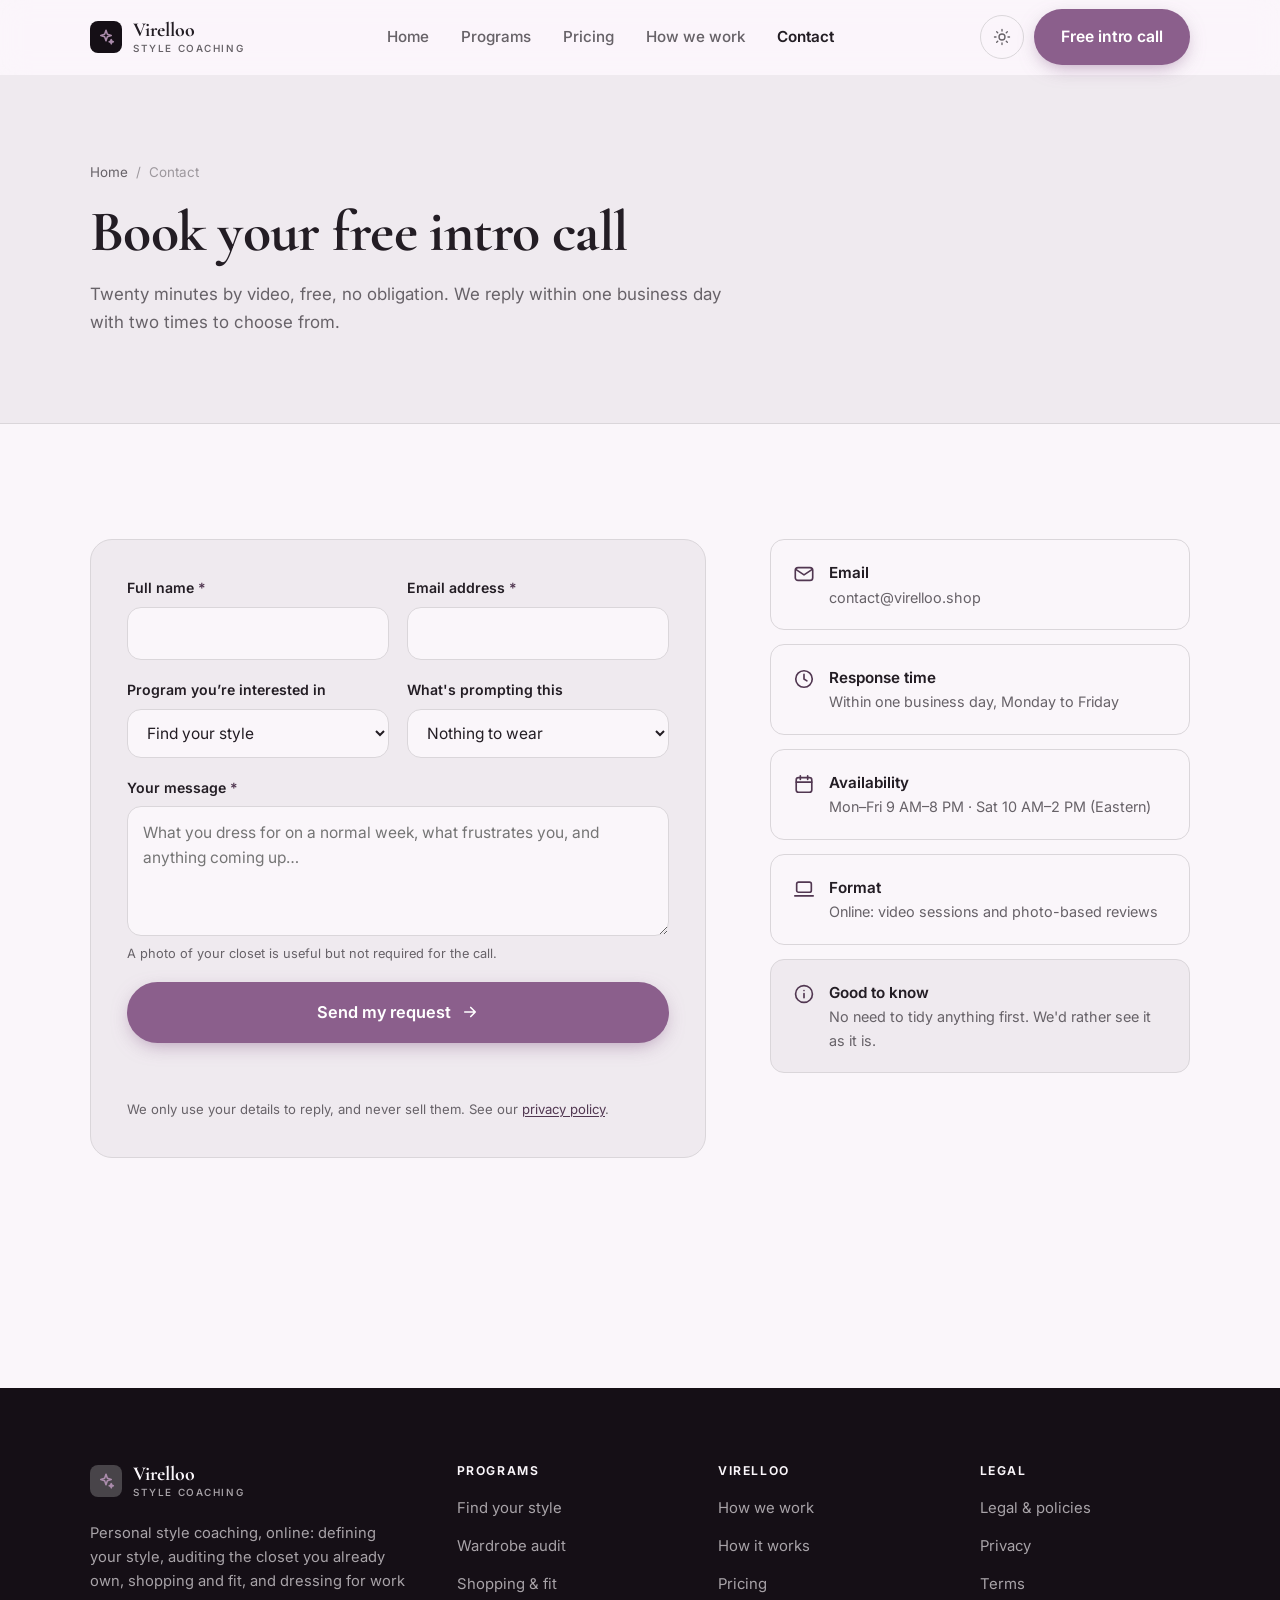
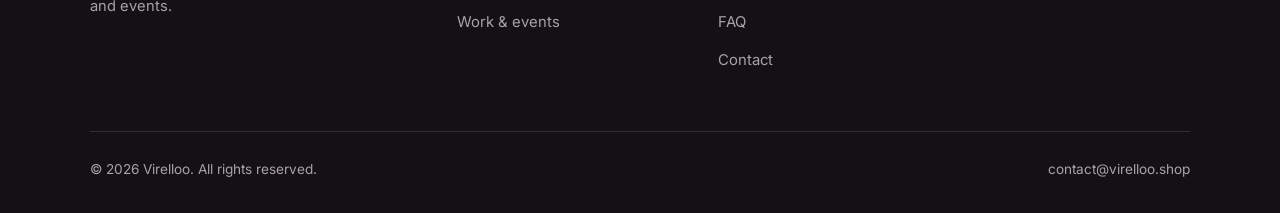
<file: contact.html>
<!DOCTYPE html>
<html lang="en" class="no-js">
<head>
<meta charset="utf-8">
<meta name="viewport" content="width=device-width, initial-scale=1">
<title>Contact — Virelloo</title>
<meta name="description" content="Book your free 20-minute intro call. We reply within one business day.">
<link rel="canonical" href="https://virelloo.shop/contact.html">

<meta property="og:type" content="website">
<meta property="og:url" content="https://virelloo.shop/contact.html">
<meta property="og:site_name" content="Virelloo">
<meta property="og:locale" content="en_US">
<meta property="og:title" content="Contact — Virelloo">
<meta property="og:description" content="Book your free 20-minute intro call. We reply within one business day.">
<meta name="theme-color" content="#150f16">

<link rel="icon" href="assets/img/favicon.svg" type="image/svg+xml">
<link rel="preconnect" href="https://fonts.googleapis.com">
<link rel="preconnect" href="https://fonts.gstatic.com" crossorigin>
<link rel="stylesheet" href="https://fonts.googleapis.com/css2?family=Cormorant+Garamond:wght@400..700&family=Inter:wght@400..700&display=swap">
<link rel="stylesheet" href="assets/css/style.css">

<!-- Thème appliqué avant le premier rendu (évite le flash) -->
<script>
document.documentElement.classList.remove('no-js');
(function(){try{var t=localStorage.getItem('site-theme');if(t){document.documentElement.setAttribute('data-theme',t);}}catch(e){}})();
</script>
</head>

<body>
<a class="skip-link" href="#main">Skip to main content</a>

<header class="site-header">
  <nav class="wrap nav" aria-label="Main navigation">
    <a class="brand" href="index.html">
      <svg class="brand__mark" viewBox="0 0 64 64" aria-hidden="true">
        <rect class="bm-bg" width="64" height="64" rx="16"/>
        <g class="bm-ic" transform="translate(14 14) scale(1.5)" fill="none" stroke-width="2.1" stroke-linecap="round" stroke-linejoin="round"><path d="M12 3l1.8 5.2L19 10l-5.2 1.8L12 17l-1.8-5.2L5 10l5.2-1.8zM19 15.5l.8 2 2 .8-2 .8-.8 2-.8-2-2-.8 2-.8z"/></g>
      </svg>
      <span>Virelloo<span class="brand__sub">Style coaching</span></span>
    </a>

    <ul class="nav__links" id="nav-links">
      <li><a href="index.html">Home</a></li>
      <li><a href="programs.html">Programs</a></li>
      <li><a href="index.html#pricing">Pricing</a></li>
      <li><a href="about.html">How we work</a></li>
      <li><a href="contact.html" aria-current="page">Contact</a></li>
      <li><a class="btn btn--primary" href="contact.html">Free intro call</a></li>
    </ul>

    <div class="nav__cta">
      <button class="theme-toggle" type="button" aria-label="Switch to dark theme">
        <svg class="icon-sun" viewBox="0 0 24 24" fill="none" stroke="currentColor" stroke-width="1.8" stroke-linecap="round" aria-hidden="true"><circle cx="12" cy="12" r="4"/><path d="M12 2v2m0 16v2M2 12h2m16 0h2M4.9 4.9l1.4 1.4m11.4 11.4 1.4 1.4M19.1 4.9l-1.4 1.4M6.3 17.7l-1.4 1.4"/></svg>
        <svg class="icon-moon" viewBox="0 0 24 24" fill="none" stroke="currentColor" stroke-width="1.8" stroke-linecap="round" stroke-linejoin="round" aria-hidden="true"><path d="M21 12.8A9 9 0 1 1 11.2 3a7 7 0 0 0 9.8 9.8z"/></svg>
      </button>
      <a class="btn btn--primary" href="contact.html">Free intro call</a>
      <button class="nav__toggle" type="button" aria-expanded="false" aria-controls="nav-links" aria-label="Open menu">
        <svg class="icon-open" viewBox="0 0 24 24" fill="none" stroke="currentColor" stroke-width="2" stroke-linecap="round" aria-hidden="true"><path d="M3 6h18M3 12h18M3 18h18"/></svg>
        <svg class="icon-close" viewBox="0 0 24 24" fill="none" stroke="currentColor" stroke-width="2" stroke-linecap="round" aria-hidden="true"><path d="M6 6l12 12M18 6L6 18"/></svg>
      </button>
    </div>
  </nav>
</header>

<main id="main">

<section class="page-head">
  <div class="wrap">
    <nav class="breadcrumb" aria-label="Breadcrumb">
      <a href="index.html">Home</a><span>/</span><span aria-current="page">Contact</span>
    </nav>
    <h1>Book your free intro call</h1>
    <p>Twenty minutes by video, free, no obligation. We reply within one business day with two times to choose from.</p>
  </div>
</section>

<section class="section wrap">
  <div class="form-layout">

    <!--
      FORM: the action attribute holds a placeholder id. Create a free form at
      https://formspree.io and replace VOTRE_ID_FORMSPREE. Until then, the button
      opens the visitor's email app with a pre-filled message to contact@virelloo.shop.
    -->
    <form class="form" id="contact-form" action="https://formspree.io/f/VOTRE_ID_FORMSPREE" method="POST"
          data-email="contact@virelloo.shop" data-subject="Intro call request"
          data-msg-mail="Your email app will open with the message ready to send." data-msg-sending="Sending…"
          data-msg-ok="Thanks! Your message is on its way. We reply within one business day." data-msg-err="Sending failed. Please email us directly at">
      <div class="form__row">
        <div class="field">
          <label for="nom">Full name <span class="req" aria-hidden="true">*</span></label>
          <input type="text" id="nom" name="nom" autocomplete="name" required>
        </div>
        <div class="field">
          <label for="email">Email address <span class="req" aria-hidden="true">*</span></label>
          <input type="email" id="email" name="email" autocomplete="email" required>
        </div>
      </div>

      <div class="form__row">
        <div class="field">
          <label for="programme">Program you’re interested in</label>
          <select id="programme" name="programme">
            <option>Find your style</option>
            <option>Wardrobe audit</option>
            <option>Shopping &amp; fit</option>
            <option>Work &amp; events</option>
            <option>Not sure yet</option>
          </select>
        </div>
        <div class="field">
          <label for="niveau">What's prompting this</label>
          <select id="niveau" name="niveau">
            <option>Nothing to wear</option>
            <option>New job or role</option>
            <option>Body or life change</option>
            <option>Want to buy less</option>
          </select>
        </div>
      </div>

      <div class="field">
        <label for="message">Your message <span class="req" aria-hidden="true">*</span></label>
        <textarea id="message" name="message" required placeholder="What you dress for on a normal week, what frustrates you, and anything coming up…"></textarea>
        <span class="field__hint">A photo of your closet is useful but not required for the call.</span>
      </div>

      <!-- Bot trap: hidden from humans -->
      <div class="visually-hidden" aria-hidden="true">
        <label for="site-web">Leave this field empty</label>
        <input type="text" id="site-web" name="_gotcha" tabindex="-1" autocomplete="off">
      </div>

      <button class="btn btn--primary btn--lg" type="submit">Send my request <svg viewBox="0 0 24 24" fill="none" stroke="currentColor" stroke-width="2.2" stroke-linecap="round" stroke-linejoin="round" aria-hidden="true"><path d="M5 12h14M13 6l6 6-6 6"/></svg></button>

      <p id="form-status" class="form__status" role="status" aria-live="polite"></p>

      <p class="form__note">
        We only use your details to reply, and never sell them. See our <a href="legal.html#privacy">privacy policy</a>.
      </p>
    </form>

    <aside class="contact-aside">
      <div class="contact-card">
        <svg viewBox="0 0 24 24" fill="none" stroke="currentColor" stroke-width="1.8" stroke-linecap="round" stroke-linejoin="round" aria-hidden="true"><rect x="2.5" y="5" width="19" height="14" rx="3"/><path d="M3 7l9 6 9-6"/></svg>
        <div><b>Email</b><a href="mailto:contact@virelloo.shop">contact@virelloo.shop</a></div>
      </div>
      <div class="contact-card">
        <svg viewBox="0 0 24 24" fill="none" stroke="currentColor" stroke-width="1.8" stroke-linecap="round" stroke-linejoin="round" aria-hidden="true"><circle cx="12" cy="12" r="9"/><path d="M12 7v5l3.2 2"/></svg>
        <div><b>Response time</b><span>Within one business day, Monday to Friday</span></div>
      </div>
      <div class="contact-card">
        <svg viewBox="0 0 24 24" fill="none" stroke="currentColor" stroke-width="1.8" stroke-linecap="round" stroke-linejoin="round" aria-hidden="true"><rect x="3.5" y="5" width="17" height="16" rx="2.5"/><path d="M8 3v4M16 3v4M3.5 10h17"/></svg>
        <div><b>Availability</b><span>Mon–Fri 9 AM–8 PM · Sat 10 AM–2 PM (Eastern)</span></div>
      </div>
      <div class="contact-card">
        <svg viewBox="0 0 24 24" fill="none" stroke="currentColor" stroke-width="1.8" stroke-linecap="round" stroke-linejoin="round" aria-hidden="true"><rect x="4" y="4.5" width="16" height="11" rx="2"/><path d="M2 19.5h20"/></svg>
        <div><b>Format</b><span>Online: video sessions and photo-based reviews</span></div>
      </div>
      <div class="contact-card contact-card--soft">
        <svg viewBox="0 0 24 24" fill="none" stroke="currentColor" stroke-width="1.8" stroke-linecap="round" stroke-linejoin="round" aria-hidden="true"><circle cx="12" cy="12" r="9.2"/><path d="M12 16v-4.5M12 8.2v.1"/></svg>
        <div><b>Good to know</b><span>No need to tidy anything first. We'd rather see it as it is.</span></div>
      </div>
    </aside>

  </div>
</section>

</main>

<footer class="site-footer">
  <div class="wrap">
    <div class="footer__grid">
      <div class="footer__brand">
        <a class="brand" href="index.html">
          <svg class="brand__mark" viewBox="0 0 64 64" aria-hidden="true">
        <rect class="bm-bg" width="64" height="64" rx="16"/>
        <g class="bm-ic" transform="translate(14 14) scale(1.5)" fill="none" stroke-width="2.1" stroke-linecap="round" stroke-linejoin="round"><path d="M12 3l1.8 5.2L19 10l-5.2 1.8L12 17l-1.8-5.2L5 10l5.2-1.8zM19 15.5l.8 2 2 .8-2 .8-.8 2-.8-2-2-.8 2-.8z"/></g>
      </svg>
          <span>Virelloo<span class="brand__sub">Style coaching</span></span>
        </a>
        <p>Personal style coaching, online: defining your style, auditing the closet you already own, shopping and fit, and dressing for work and events.</p>
      </div>

      <div class="footer__col">
        <h4>Programs</h4>
        <ul>
          <li><a href="programs.html#style-id">Find your style</a></li>
          <li><a href="programs.html#wardrobe">Wardrobe audit</a></li>
          <li><a href="programs.html#shopping">Shopping &amp; fit</a></li>
          <li><a href="programs.html#occasions">Work &amp; events</a></li>
        </ul>
      </div>

      <div class="footer__col">
        <h4>Virelloo</h4>
        <ul>
          <li><a href="about.html">How we work</a></li>
          <li><a href="index.html#how-it-works">How it works</a></li>
          <li><a href="index.html#pricing">Pricing</a></li>
          <li><a href="index.html#faq">FAQ</a></li>
          <li><a href="contact.html">Contact</a></li>
        </ul>
      </div>

      <div class="footer__col">
        <h4>Legal</h4>
        <ul>
          <li><a href="legal.html">Legal &amp; policies</a></li>
          <li><a href="legal.html#privacy">Privacy</a></li>
          <li><a href="legal.html#terms">Terms</a></li>
        </ul>
      </div>
    </div>

    <div class="footer__bottom">
      <p>© <span data-year>2026</span> Virelloo. All rights reserved.</p>
      <p><a href="mailto:contact@virelloo.shop">contact@virelloo.shop</a></p>
    </div>
  </div>
</footer>

<script src="assets/js/main.js" defer></script>
</body>
</html>
</file>
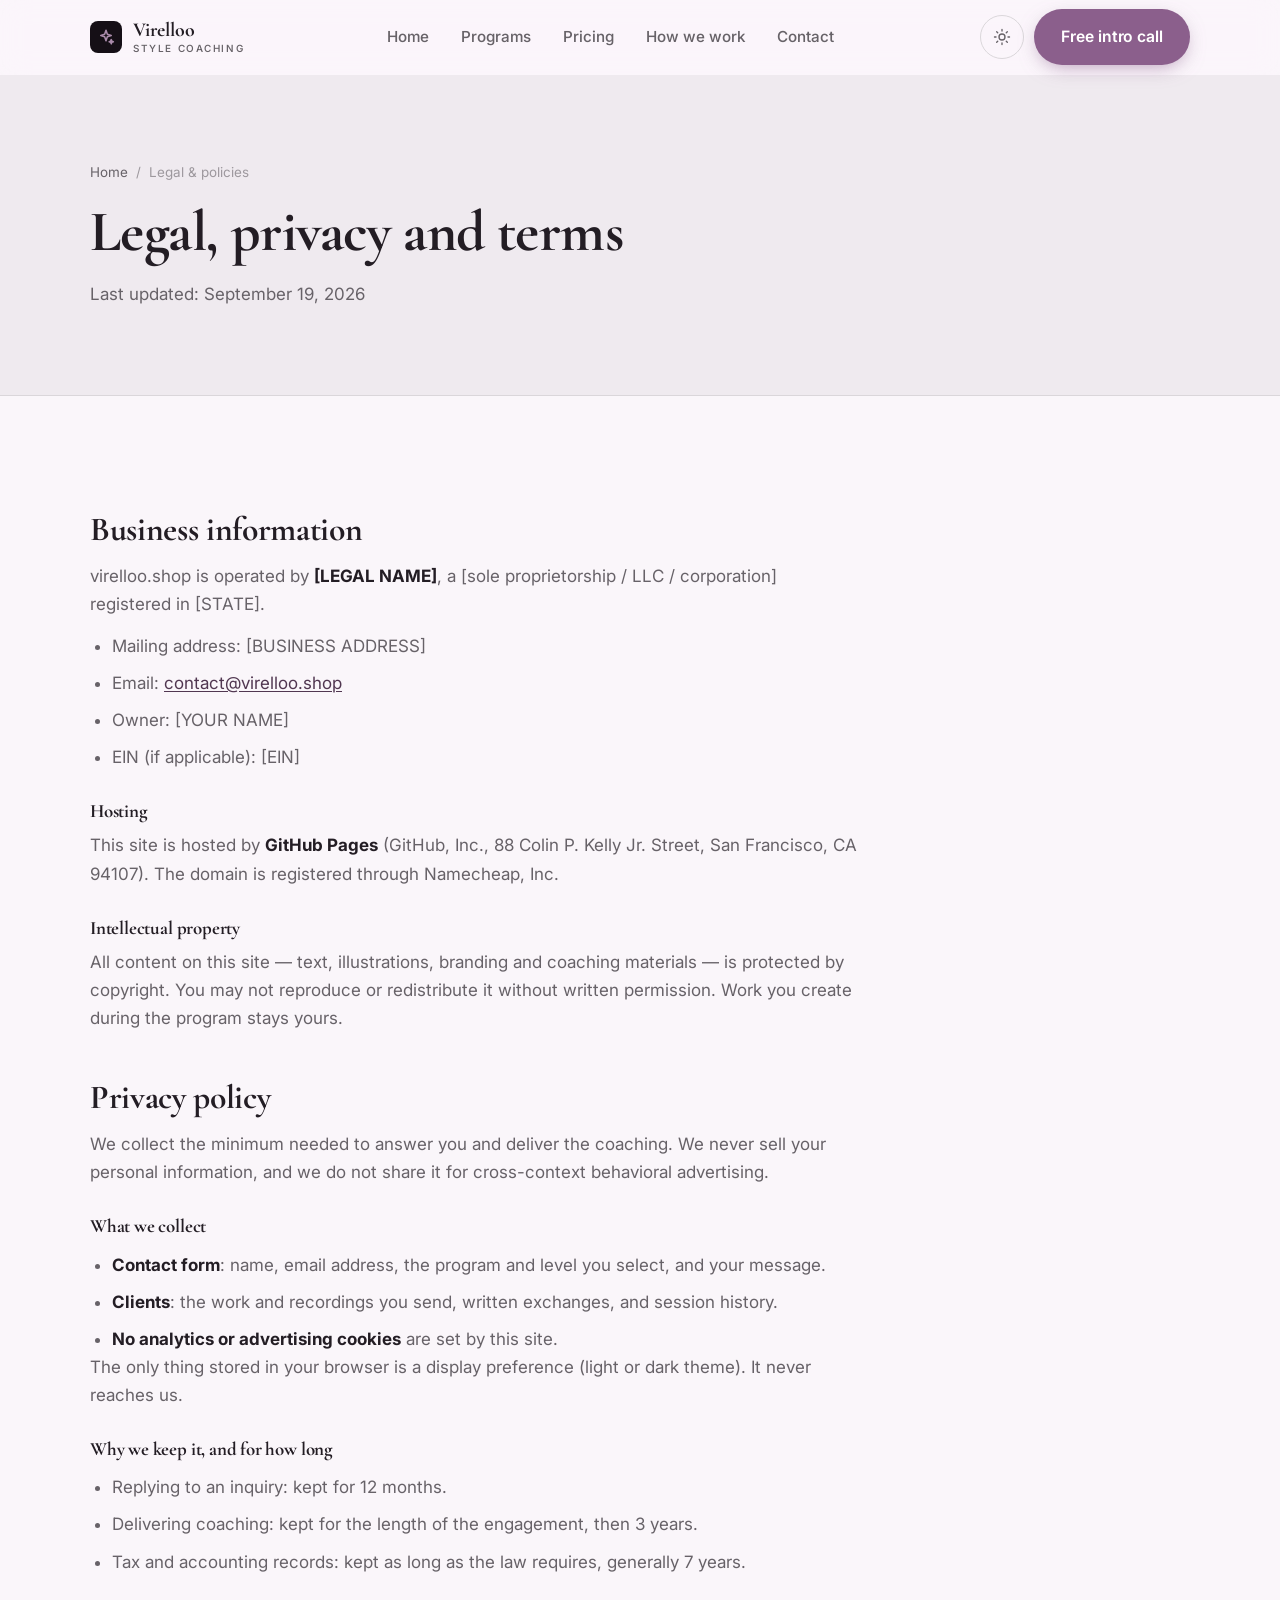
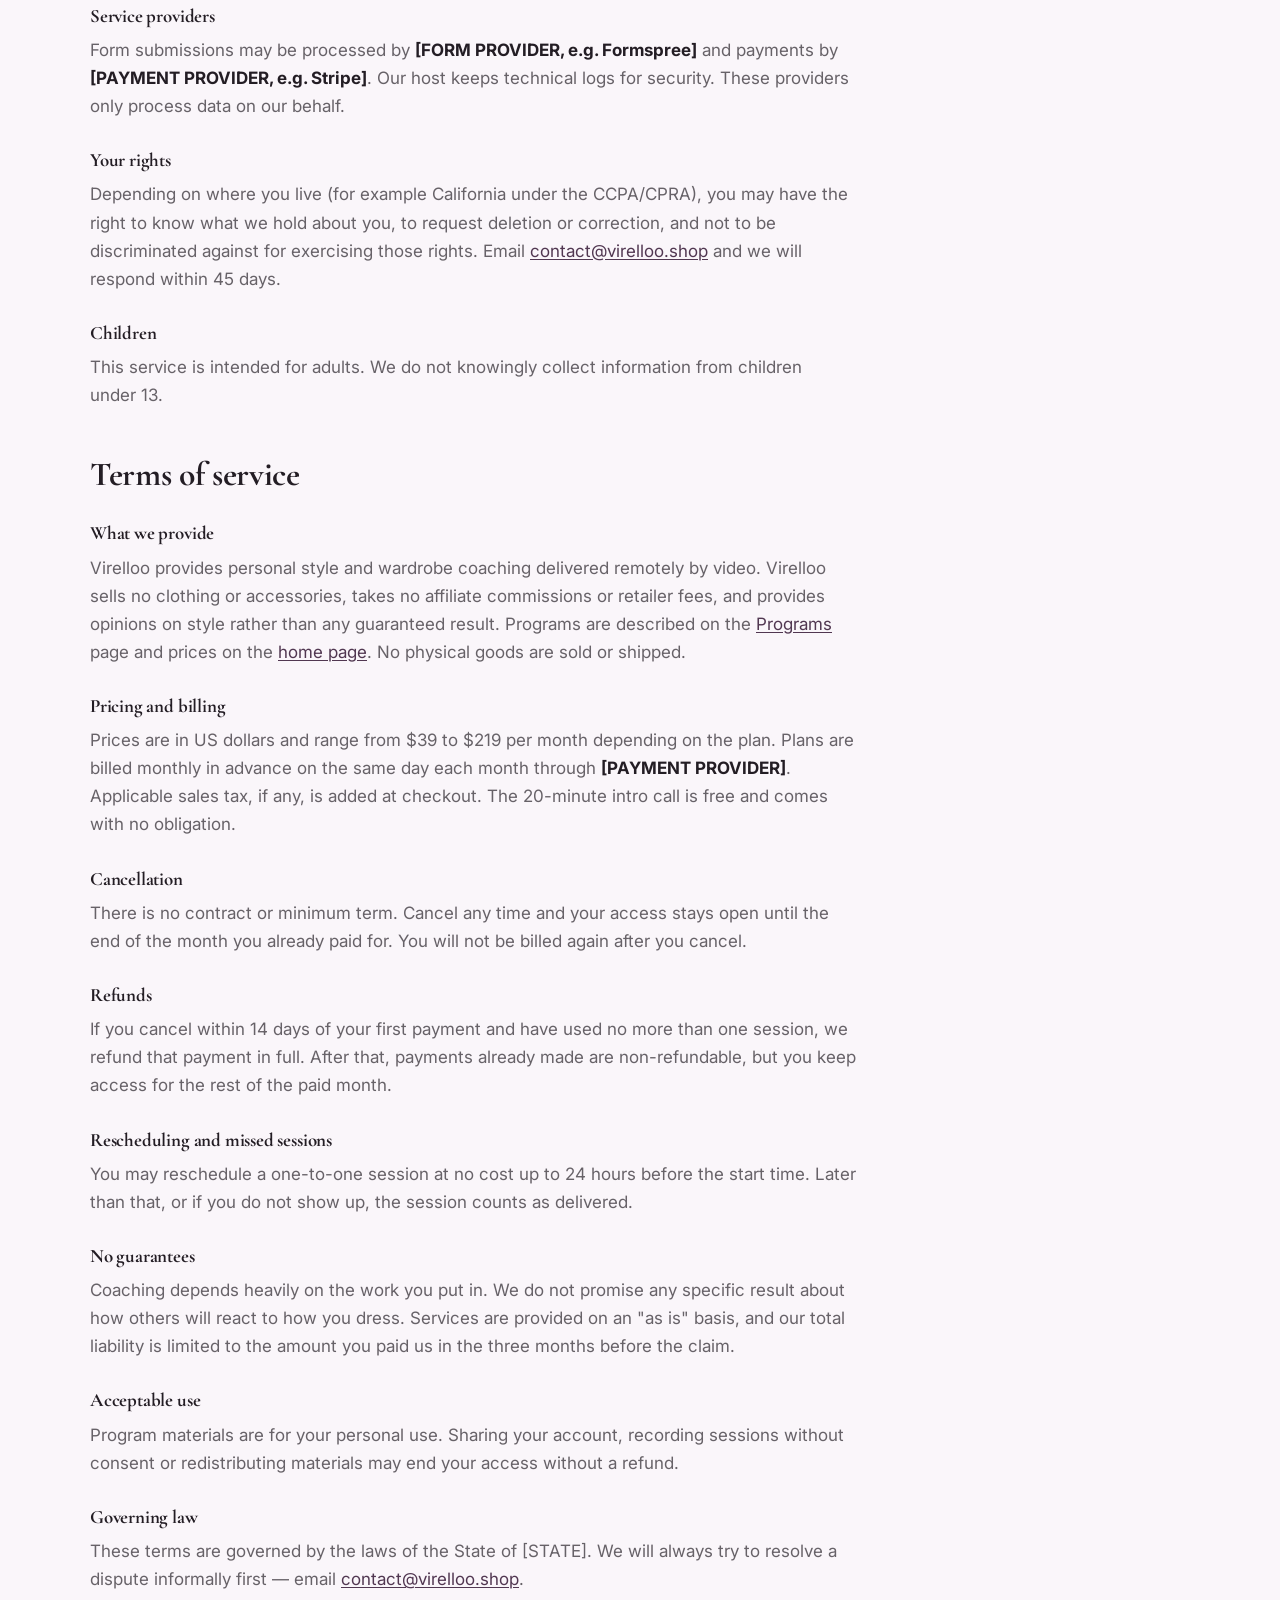
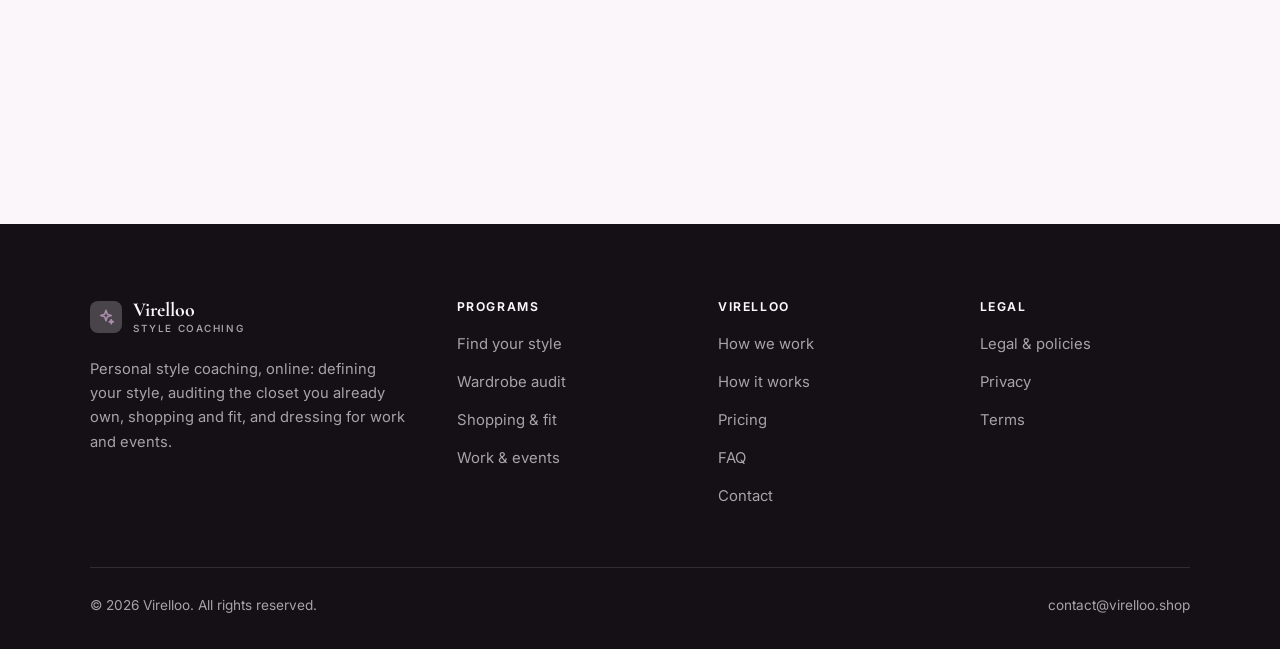
<file: legal.html>
<!DOCTYPE html>
<html lang="en" class="no-js">
<head>
<meta charset="utf-8">
<meta name="viewport" content="width=device-width, initial-scale=1">
<title>Legal, privacy and terms — Virelloo</title>
<meta name="description" content="Business information, privacy policy and terms of service for Virelloo.">
<meta name="robots" content="noindex">

<meta property="og:type" content="website">
<meta property="og:url" content="https://virelloo.shop/legal.html">
<meta property="og:site_name" content="Virelloo">
<meta property="og:locale" content="en_US">
<meta property="og:title" content="Legal, privacy and terms — Virelloo">
<meta property="og:description" content="Business information, privacy policy and terms of service for Virelloo.">
<meta name="theme-color" content="#150f16">

<link rel="icon" href="assets/img/favicon.svg" type="image/svg+xml">
<link rel="preconnect" href="https://fonts.googleapis.com">
<link rel="preconnect" href="https://fonts.gstatic.com" crossorigin>
<link rel="stylesheet" href="https://fonts.googleapis.com/css2?family=Cormorant+Garamond:wght@400..700&family=Inter:wght@400..700&display=swap">
<link rel="stylesheet" href="assets/css/style.css">

<!-- Thème appliqué avant le premier rendu (évite le flash) -->
<script>
document.documentElement.classList.remove('no-js');
(function(){try{var t=localStorage.getItem('site-theme');if(t){document.documentElement.setAttribute('data-theme',t);}}catch(e){}})();
</script>
</head>

<body>
<a class="skip-link" href="#main">Skip to main content</a>

<header class="site-header">
  <nav class="wrap nav" aria-label="Main navigation">
    <a class="brand" href="index.html">
      <svg class="brand__mark" viewBox="0 0 64 64" aria-hidden="true">
        <rect class="bm-bg" width="64" height="64" rx="16"/>
        <g class="bm-ic" transform="translate(14 14) scale(1.5)" fill="none" stroke-width="2.1" stroke-linecap="round" stroke-linejoin="round"><path d="M12 3l1.8 5.2L19 10l-5.2 1.8L12 17l-1.8-5.2L5 10l5.2-1.8zM19 15.5l.8 2 2 .8-2 .8-.8 2-.8-2-2-.8 2-.8z"/></g>
      </svg>
      <span>Virelloo<span class="brand__sub">Style coaching</span></span>
    </a>

    <ul class="nav__links" id="nav-links">
      <li><a href="index.html">Home</a></li>
      <li><a href="programs.html">Programs</a></li>
      <li><a href="index.html#pricing">Pricing</a></li>
      <li><a href="about.html">How we work</a></li>
      <li><a href="contact.html">Contact</a></li>
      <li><a class="btn btn--primary" href="contact.html">Free intro call</a></li>
    </ul>

    <div class="nav__cta">
      <button class="theme-toggle" type="button" aria-label="Switch to dark theme">
        <svg class="icon-sun" viewBox="0 0 24 24" fill="none" stroke="currentColor" stroke-width="1.8" stroke-linecap="round" aria-hidden="true"><circle cx="12" cy="12" r="4"/><path d="M12 2v2m0 16v2M2 12h2m16 0h2M4.9 4.9l1.4 1.4m11.4 11.4 1.4 1.4M19.1 4.9l-1.4 1.4M6.3 17.7l-1.4 1.4"/></svg>
        <svg class="icon-moon" viewBox="0 0 24 24" fill="none" stroke="currentColor" stroke-width="1.8" stroke-linecap="round" stroke-linejoin="round" aria-hidden="true"><path d="M21 12.8A9 9 0 1 1 11.2 3a7 7 0 0 0 9.8 9.8z"/></svg>
      </button>
      <a class="btn btn--primary" href="contact.html">Free intro call</a>
      <button class="nav__toggle" type="button" aria-expanded="false" aria-controls="nav-links" aria-label="Open menu">
        <svg class="icon-open" viewBox="0 0 24 24" fill="none" stroke="currentColor" stroke-width="2" stroke-linecap="round" aria-hidden="true"><path d="M3 6h18M3 12h18M3 18h18"/></svg>
        <svg class="icon-close" viewBox="0 0 24 24" fill="none" stroke="currentColor" stroke-width="2" stroke-linecap="round" aria-hidden="true"><path d="M6 6l12 12M18 6L6 18"/></svg>
      </button>
    </div>
  </nav>
</header>

<main id="main">

<section class="page-head">
  <div class="wrap">
    <nav class="breadcrumb" aria-label="Breadcrumb">
      <a href="index.html">Home</a><span>/</span><span aria-current="page">Legal &amp; policies</span>
    </nav>
    <h1>Legal, privacy and terms</h1>
    <p>Last updated: <time datetime="2026-09-19">September 19, 2026</time></p>
  </div>
</section>

<section class="section wrap">
  <div class="prose">

    <!--
      TO DO: this is a skeleton, not legal advice. Replace every [BRACKET] with
      your real details before selling, and have a lawyer review it if you can.
      Consumer protection rules differ by state.
    -->

    <h2 id="business">Business information</h2>
    <p>
      virelloo.shop is operated by <strong>[LEGAL NAME]</strong>, a [sole proprietorship / LLC / corporation]
      registered in [STATE].
    </p>
    <ul>
      <li>Mailing address: [BUSINESS ADDRESS]</li>
      <li>Email: <a href="mailto:contact@virelloo.shop">contact@virelloo.shop</a></li>
      <li>Owner: [YOUR NAME]</li>
      <li>EIN (if applicable): [EIN]</li>
    </ul>

    <h3>Hosting</h3>
    <p>
      This site is hosted by <strong>GitHub Pages</strong> (GitHub, Inc., 88 Colin P. Kelly Jr. Street,
      San Francisco, CA 94107). The domain is registered through Namecheap, Inc.
    </p>

    <h3>Intellectual property</h3>
    <p>
      All content on this site — text, illustrations, branding and coaching materials — is protected by
      copyright. You may not reproduce or redistribute it without written permission. Work you create during
      the program stays yours.
    </p>

    <h2 id="privacy">Privacy policy</h2>
    <p>
      We collect the minimum needed to answer you and deliver the coaching. We never sell your personal
      information, and we do not share it for cross-context behavioral advertising.
    </p>
    <h3>What we collect</h3>
    <ul>
      <li><strong>Contact form</strong>: name, email address, the program and level you select, and your message.</li>
      <li><strong>Clients</strong>: the work and recordings you send, written exchanges, and session history.</li>
      <li><strong>No analytics or advertising cookies</strong> are set by this site.</li>
    </ul>
    <p>
      The only thing stored in your browser is a display preference (light or dark theme). It never reaches us.
    </p>
    <h3>Why we keep it, and for how long</h3>
    <ul>
      <li>Replying to an inquiry: kept for 12 months.</li>
      <li>Delivering coaching: kept for the length of the engagement, then 3 years.</li>
      <li>Tax and accounting records: kept as long as the law requires, generally 7 years.</li>
    </ul>
    <h3>Service providers</h3>
    <p>
      Form submissions may be processed by <strong>[FORM PROVIDER, e.g. Formspree]</strong> and payments by
      <strong>[PAYMENT PROVIDER, e.g. Stripe]</strong>. Our host keeps technical logs for security. These
      providers only process data on our behalf.
    </p>
    <h3>Your rights</h3>
    <p>
      Depending on where you live (for example California under the CCPA/CPRA), you may have the right to
      know what we hold about you, to request deletion or correction, and not to be discriminated against for
      exercising those rights. Email <a href="mailto:contact@virelloo.shop">contact@virelloo.shop</a> and we will respond within 45 days.
    </p>
    <h3>Children</h3>
    <p>
      This service is intended for adults. We do not knowingly collect information from children under 13.
    </p>

    <h2 id="terms">Terms of service</h2>
    <h3>What we provide</h3>
    <p>
      Virelloo provides personal style and wardrobe coaching delivered remotely by video. Virelloo sells no clothing or accessories, takes no affiliate commissions or retailer fees, and provides opinions on style rather than any guaranteed result. Programs are described on the
      <a href="programs.html">Programs</a> page and prices on the <a href="index.html#pricing">home page</a>.
      No physical goods are sold or shipped.
    </p>
    <h3>Pricing and billing</h3>
    <p>
      Prices are in US dollars and range from $39 to $219 per month
      depending on the plan. Plans are billed monthly in advance on the same day each month through
      <strong>[PAYMENT PROVIDER]</strong>. Applicable sales tax, if any, is added at checkout.
      The 20-minute intro call is free and comes with no obligation.
    </p>
    <h3>Cancellation</h3>
    <p>
      There is no contract or minimum term. Cancel any time and your access stays open until the end of the
      month you already paid for. You will not be billed again after you cancel.
    </p>
    <h3>Refunds</h3>
    <p>
      If you cancel within 14 days of your first payment and have used no more than one session, we refund
      that payment in full. After that, payments already made are non-refundable, but you keep access for the
      rest of the paid month.
    </p>
    <h3>Rescheduling and missed sessions</h3>
    <p>
      You may reschedule a one-to-one session at no cost up to 24 hours before the start time. Later than
      that, or if you do not show up, the session counts as delivered.
    </p>
    <h3>No guarantees</h3>
    <p>
      Coaching depends heavily on the work you put in. We do not promise any specific result
      about how others will react to how you dress. Services are provided on an "as is" basis, and our total
      liability is limited to the amount you paid us in the three months before the claim.
    </p>
    <h3>Acceptable use</h3>
    <p>
      Program materials are for your personal use. Sharing your account, recording sessions without consent
      or redistributing materials may end your access without a refund.
    </p>
    <h3>Governing law</h3>
    <p>
      These terms are governed by the laws of the State of [STATE]. We will always try to resolve a dispute
      informally first — email <a href="mailto:contact@virelloo.shop">contact@virelloo.shop</a>.
    </p>

  </div>
</section>

</main>

<footer class="site-footer">
  <div class="wrap">
    <div class="footer__grid">
      <div class="footer__brand">
        <a class="brand" href="index.html">
          <svg class="brand__mark" viewBox="0 0 64 64" aria-hidden="true">
        <rect class="bm-bg" width="64" height="64" rx="16"/>
        <g class="bm-ic" transform="translate(14 14) scale(1.5)" fill="none" stroke-width="2.1" stroke-linecap="round" stroke-linejoin="round"><path d="M12 3l1.8 5.2L19 10l-5.2 1.8L12 17l-1.8-5.2L5 10l5.2-1.8zM19 15.5l.8 2 2 .8-2 .8-.8 2-.8-2-2-.8 2-.8z"/></g>
      </svg>
          <span>Virelloo<span class="brand__sub">Style coaching</span></span>
        </a>
        <p>Personal style coaching, online: defining your style, auditing the closet you already own, shopping and fit, and dressing for work and events.</p>
      </div>

      <div class="footer__col">
        <h4>Programs</h4>
        <ul>
          <li><a href="programs.html#style-id">Find your style</a></li>
          <li><a href="programs.html#wardrobe">Wardrobe audit</a></li>
          <li><a href="programs.html#shopping">Shopping &amp; fit</a></li>
          <li><a href="programs.html#occasions">Work &amp; events</a></li>
        </ul>
      </div>

      <div class="footer__col">
        <h4>Virelloo</h4>
        <ul>
          <li><a href="about.html">How we work</a></li>
          <li><a href="index.html#how-it-works">How it works</a></li>
          <li><a href="index.html#pricing">Pricing</a></li>
          <li><a href="index.html#faq">FAQ</a></li>
          <li><a href="contact.html">Contact</a></li>
        </ul>
      </div>

      <div class="footer__col">
        <h4>Legal</h4>
        <ul>
          <li><a href="legal.html">Legal &amp; policies</a></li>
          <li><a href="legal.html#privacy">Privacy</a></li>
          <li><a href="legal.html#terms">Terms</a></li>
        </ul>
      </div>
    </div>

    <div class="footer__bottom">
      <p>© <span data-year>2026</span> Virelloo. All rights reserved.</p>
      <p><a href="mailto:contact@virelloo.shop">contact@virelloo.shop</a></p>
    </div>
  </div>
</footer>

<script src="assets/js/main.js" defer></script>
</body>
</html>
</file>
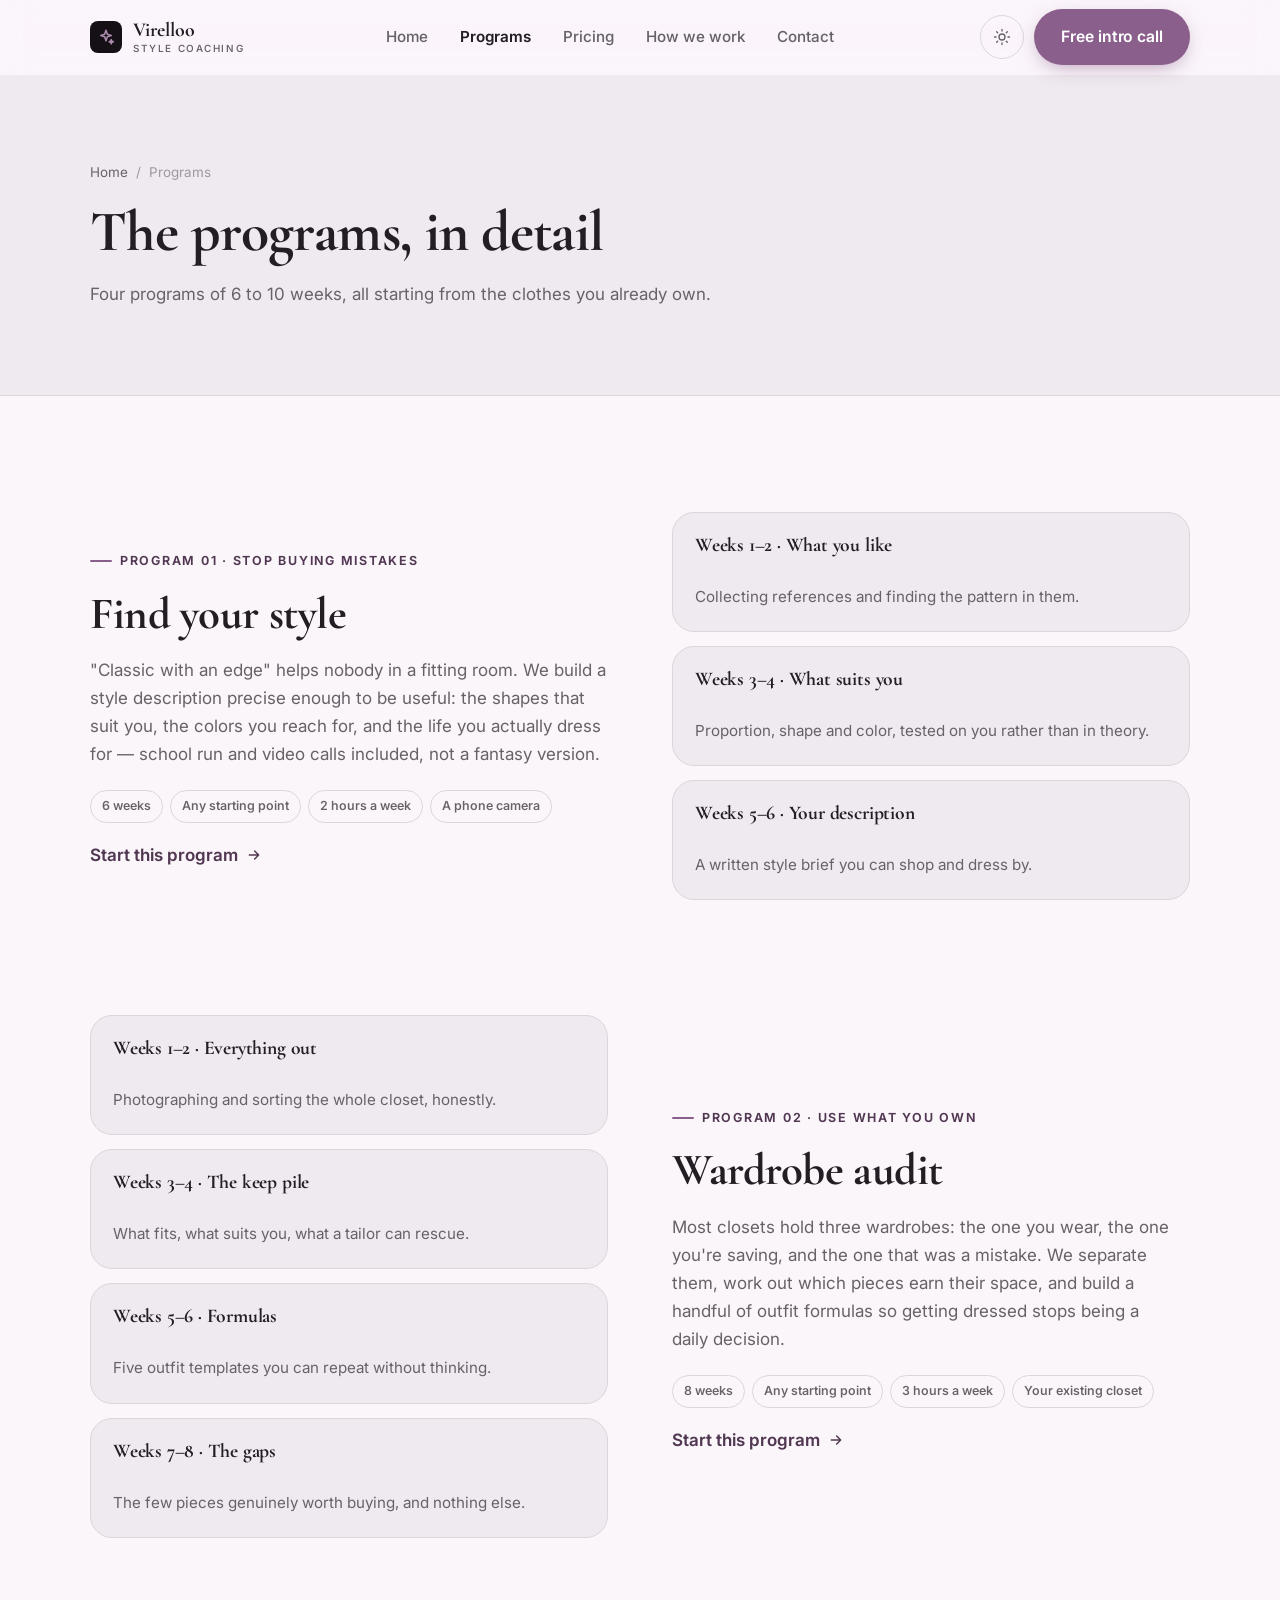
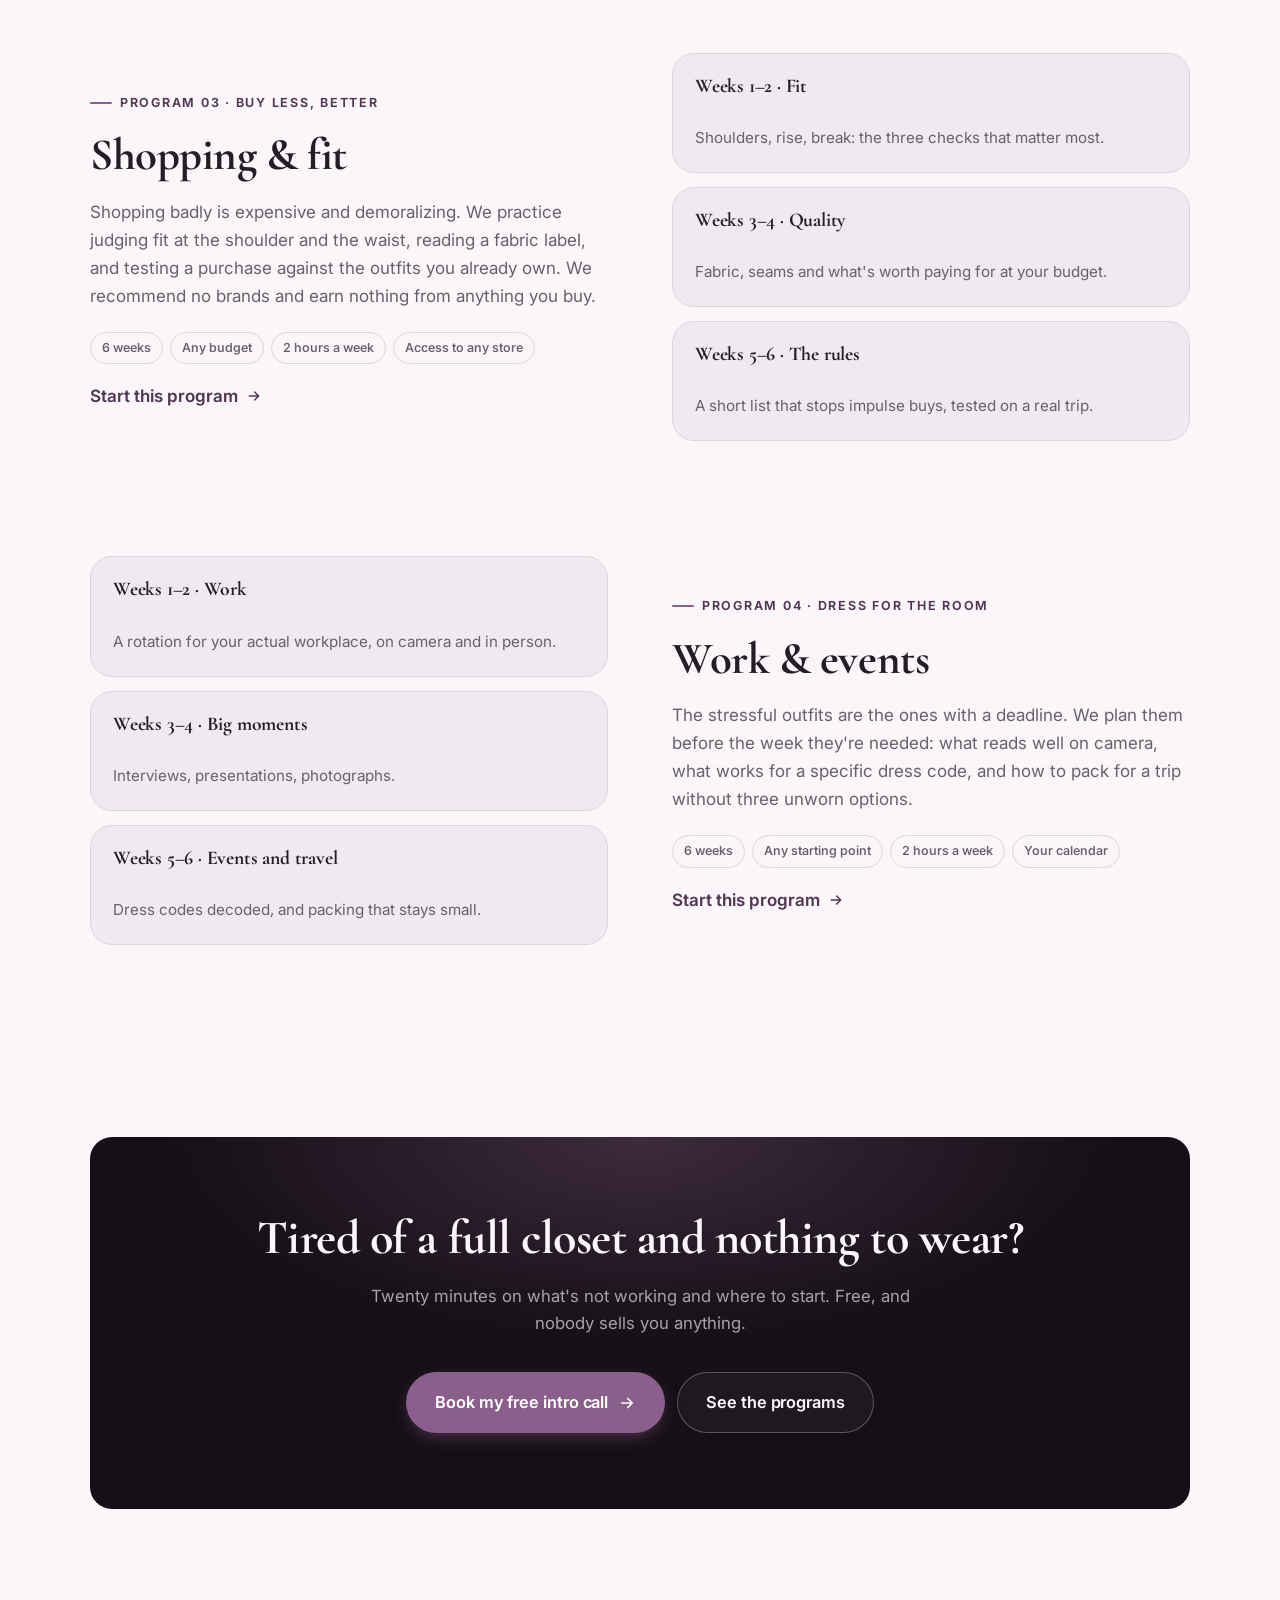
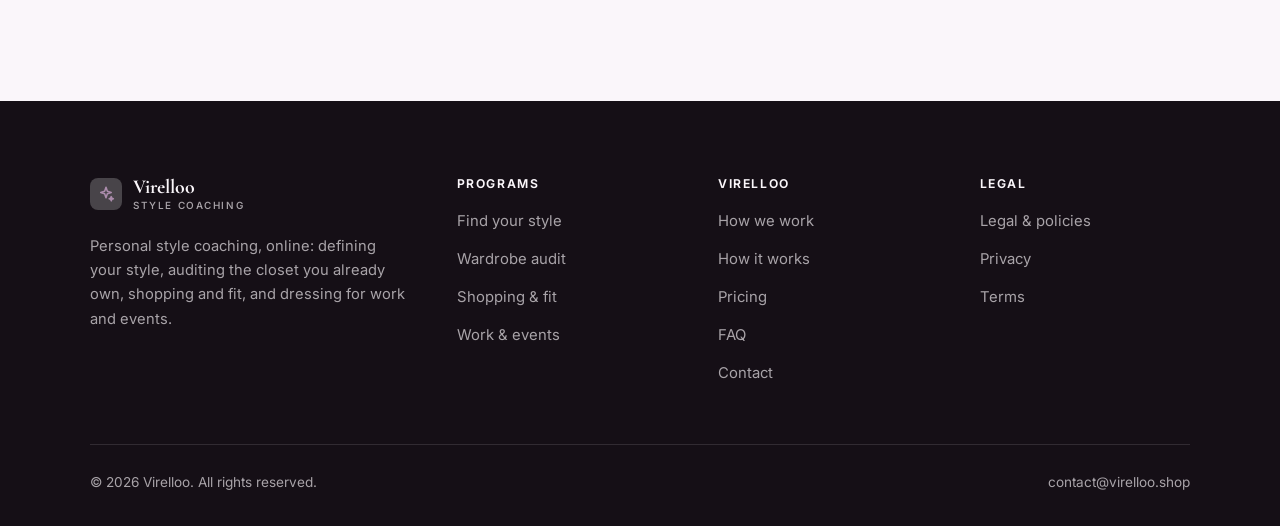
<file: programs.html>
<!DOCTYPE html>
<html lang="en" class="no-js">
<head>
<meta charset="utf-8">
<meta name="viewport" content="width=device-width, initial-scale=1">
<title>Programs — Virelloo</title>
<meta name="description" content="Style coaching programs: find your style, wardrobe audit, shopping and fit, work and events. Week by week.">
<link rel="canonical" href="https://virelloo.shop/programs.html">

<meta property="og:type" content="website">
<meta property="og:url" content="https://virelloo.shop/programs.html">
<meta property="og:site_name" content="Virelloo">
<meta property="og:locale" content="en_US">
<meta property="og:title" content="Programs — Virelloo">
<meta property="og:description" content="Style coaching programs: find your style, wardrobe audit, shopping and fit, work and events. Week by week.">
<meta name="theme-color" content="#150f16">

<link rel="icon" href="assets/img/favicon.svg" type="image/svg+xml">
<link rel="preconnect" href="https://fonts.googleapis.com">
<link rel="preconnect" href="https://fonts.gstatic.com" crossorigin>
<link rel="stylesheet" href="https://fonts.googleapis.com/css2?family=Cormorant+Garamond:wght@400..700&family=Inter:wght@400..700&display=swap">
<link rel="stylesheet" href="assets/css/style.css">

<!-- Thème appliqué avant le premier rendu (évite le flash) -->
<script>
document.documentElement.classList.remove('no-js');
(function(){try{var t=localStorage.getItem('site-theme');if(t){document.documentElement.setAttribute('data-theme',t);}}catch(e){}})();
</script>
</head>

<body>
<a class="skip-link" href="#main">Skip to main content</a>

<header class="site-header">
  <nav class="wrap nav" aria-label="Main navigation">
    <a class="brand" href="index.html">
      <svg class="brand__mark" viewBox="0 0 64 64" aria-hidden="true">
        <rect class="bm-bg" width="64" height="64" rx="16"/>
        <g class="bm-ic" transform="translate(14 14) scale(1.5)" fill="none" stroke-width="2.1" stroke-linecap="round" stroke-linejoin="round"><path d="M12 3l1.8 5.2L19 10l-5.2 1.8L12 17l-1.8-5.2L5 10l5.2-1.8zM19 15.5l.8 2 2 .8-2 .8-.8 2-.8-2-2-.8 2-.8z"/></g>
      </svg>
      <span>Virelloo<span class="brand__sub">Style coaching</span></span>
    </a>

    <ul class="nav__links" id="nav-links">
      <li><a href="index.html">Home</a></li>
      <li><a href="programs.html" aria-current="page">Programs</a></li>
      <li><a href="index.html#pricing">Pricing</a></li>
      <li><a href="about.html">How we work</a></li>
      <li><a href="contact.html">Contact</a></li>
      <li><a class="btn btn--primary" href="contact.html">Free intro call</a></li>
    </ul>

    <div class="nav__cta">
      <button class="theme-toggle" type="button" aria-label="Switch to dark theme">
        <svg class="icon-sun" viewBox="0 0 24 24" fill="none" stroke="currentColor" stroke-width="1.8" stroke-linecap="round" aria-hidden="true"><circle cx="12" cy="12" r="4"/><path d="M12 2v2m0 16v2M2 12h2m16 0h2M4.9 4.9l1.4 1.4m11.4 11.4 1.4 1.4M19.1 4.9l-1.4 1.4M6.3 17.7l-1.4 1.4"/></svg>
        <svg class="icon-moon" viewBox="0 0 24 24" fill="none" stroke="currentColor" stroke-width="1.8" stroke-linecap="round" stroke-linejoin="round" aria-hidden="true"><path d="M21 12.8A9 9 0 1 1 11.2 3a7 7 0 0 0 9.8 9.8z"/></svg>
      </button>
      <a class="btn btn--primary" href="contact.html">Free intro call</a>
      <button class="nav__toggle" type="button" aria-expanded="false" aria-controls="nav-links" aria-label="Open menu">
        <svg class="icon-open" viewBox="0 0 24 24" fill="none" stroke="currentColor" stroke-width="2" stroke-linecap="round" aria-hidden="true"><path d="M3 6h18M3 12h18M3 18h18"/></svg>
        <svg class="icon-close" viewBox="0 0 24 24" fill="none" stroke="currentColor" stroke-width="2" stroke-linecap="round" aria-hidden="true"><path d="M6 6l12 12M18 6L6 18"/></svg>
      </button>
    </div>
  </nav>
</header>

<main id="main">

<section class="page-head">
  <div class="wrap">
    <nav class="breadcrumb" aria-label="Breadcrumb">
      <a href="index.html">Home</a><span>/</span><span aria-current="page">Programs</span>
    </nav>
    <h1>The programs, in detail</h1>
    <p>Four programs of 6 to 10 weeks, all starting from the clothes you already own.</p>
  </div>
</section>

<section class="section wrap" id="style-id">
  <div class="split reveal">
    <div>
      <span class="eyebrow">Program 01 · Stop buying mistakes</span>
      <h2>Find your style</h2>
      <p>&quot;Classic with an edge&quot; helps nobody in a fitting room. We build a style description precise enough to be useful: the shapes that suit you, the colors you reach for, and the life you actually dress for — school run and video calls included, not a fantasy version.</p>
      <ul class="tags"><li>6 weeks</li><li>Any starting point</li><li>2 hours a week</li><li>A phone camera</li></ul>
      <p><a class="arrow-link" href="contact.html">Start this program <svg viewBox="0 0 24 24" fill="none" stroke="currentColor" stroke-width="2.2" stroke-linecap="round" stroke-linejoin="round" aria-hidden="true"><path d="M5 12h14M13 6l6 6-6 6"/></svg></a></p>
    </div>
    <div class="grid grid--2 grid--tight">
      <article class="card card--sm">
        <h3>Weeks 1–2 · What you like</h3>
        <p>Collecting references and finding the pattern in them.</p>
      </article>
      <article class="card card--sm">
        <h3>Weeks 3–4 · What suits you</h3>
        <p>Proportion, shape and color, tested on you rather than in theory.</p>
      </article>
      <article class="card card--sm">
        <h3>Weeks 5–6 · Your description</h3>
        <p>A written style brief you can shop and dress by.</p>
      </article>
    </div>
  </div>
</section>

<section class="section section--flush wrap" id="wardrobe">
  <div class="split reveal">
    <div class="grid grid--2 grid--tight">
      <article class="card card--sm">
        <h3>Weeks 1–2 · Everything out</h3>
        <p>Photographing and sorting the whole closet, honestly.</p>
      </article>
      <article class="card card--sm">
        <h3>Weeks 3–4 · The keep pile</h3>
        <p>What fits, what suits you, what a tailor can rescue.</p>
      </article>
      <article class="card card--sm">
        <h3>Weeks 5–6 · Formulas</h3>
        <p>Five outfit templates you can repeat without thinking.</p>
      </article>
      <article class="card card--sm">
        <h3>Weeks 7–8 · The gaps</h3>
        <p>The few pieces genuinely worth buying, and nothing else.</p>
      </article>
    </div>
    <div>
      <span class="eyebrow">Program 02 · Use what you own</span>
      <h2>Wardrobe audit</h2>
      <p>Most closets hold three wardrobes: the one you wear, the one you're saving, and the one that was a mistake. We separate them, work out which pieces earn their space, and build a handful of outfit formulas so getting dressed stops being a daily decision.</p>
      <ul class="tags"><li>8 weeks</li><li>Any starting point</li><li>3 hours a week</li><li>Your existing closet</li></ul>
      <p><a class="arrow-link" href="contact.html">Start this program <svg viewBox="0 0 24 24" fill="none" stroke="currentColor" stroke-width="2.2" stroke-linecap="round" stroke-linejoin="round" aria-hidden="true"><path d="M5 12h14M13 6l6 6-6 6"/></svg></a></p>
    </div>
  </div>
</section>

<section class="section section--flush wrap" id="shopping">
  <div class="split reveal">
    <div>
      <span class="eyebrow">Program 03 · Buy less, better</span>
      <h2>Shopping &amp; fit</h2>
      <p>Shopping badly is expensive and demoralizing. We practice judging fit at the shoulder and the waist, reading a fabric label, and testing a purchase against the outfits you already own. We recommend no brands and earn nothing from anything you buy.</p>
      <ul class="tags"><li>6 weeks</li><li>Any budget</li><li>2 hours a week</li><li>Access to any store</li></ul>
      <p><a class="arrow-link" href="contact.html">Start this program <svg viewBox="0 0 24 24" fill="none" stroke="currentColor" stroke-width="2.2" stroke-linecap="round" stroke-linejoin="round" aria-hidden="true"><path d="M5 12h14M13 6l6 6-6 6"/></svg></a></p>
    </div>
    <div class="grid grid--2 grid--tight">
      <article class="card card--sm">
        <h3>Weeks 1–2 · Fit</h3>
        <p>Shoulders, rise, break: the three checks that matter most.</p>
      </article>
      <article class="card card--sm">
        <h3>Weeks 3–4 · Quality</h3>
        <p>Fabric, seams and what's worth paying for at your budget.</p>
      </article>
      <article class="card card--sm">
        <h3>Weeks 5–6 · The rules</h3>
        <p>A short list that stops impulse buys, tested on a real trip.</p>
      </article>
    </div>
  </div>
</section>

<section class="section section--flush wrap" id="occasions">
  <div class="split reveal">
    <div class="grid grid--2 grid--tight">
      <article class="card card--sm">
        <h3>Weeks 1–2 · Work</h3>
        <p>A rotation for your actual workplace, on camera and in person.</p>
      </article>
      <article class="card card--sm">
        <h3>Weeks 3–4 · Big moments</h3>
        <p>Interviews, presentations, photographs.</p>
      </article>
      <article class="card card--sm">
        <h3>Weeks 5–6 · Events and travel</h3>
        <p>Dress codes decoded, and packing that stays small.</p>
      </article>
    </div>
    <div>
      <span class="eyebrow">Program 04 · Dress for the room</span>
      <h2>Work &amp; events</h2>
      <p>The stressful outfits are the ones with a deadline. We plan them before the week they're needed: what reads well on camera, what works for a specific dress code, and how to pack for a trip without three unworn options.</p>
      <ul class="tags"><li>6 weeks</li><li>Any starting point</li><li>2 hours a week</li><li>Your calendar</li></ul>
      <p><a class="arrow-link" href="contact.html">Start this program <svg viewBox="0 0 24 24" fill="none" stroke="currentColor" stroke-width="2.2" stroke-linecap="round" stroke-linejoin="round" aria-hidden="true"><path d="M5 12h14M13 6l6 6-6 6"/></svg></a></p>
    </div>
  </div>
</section>

<section class="wrap section--tight">
  <div class="cta-band reveal">
    <h2>Tired of a full closet and nothing to wear?</h2>
    <p>Twenty minutes on what's not working and where to start. Free, and nobody sells you anything.</p>
    <div class="hero__actions">
      <a class="btn btn--primary btn--lg" href="contact.html">Book my free intro call <svg viewBox="0 0 24 24" fill="none" stroke="currentColor" stroke-width="2.2" stroke-linecap="round" stroke-linejoin="round" aria-hidden="true"><path d="M5 12h14M13 6l6 6-6 6"/></svg></a>
      <a class="btn btn--on-dark btn--lg" href="programs.html">See the programs</a>
    </div>
  </div>
</section>

</main>

<footer class="site-footer">
  <div class="wrap">
    <div class="footer__grid">
      <div class="footer__brand">
        <a class="brand" href="index.html">
          <svg class="brand__mark" viewBox="0 0 64 64" aria-hidden="true">
        <rect class="bm-bg" width="64" height="64" rx="16"/>
        <g class="bm-ic" transform="translate(14 14) scale(1.5)" fill="none" stroke-width="2.1" stroke-linecap="round" stroke-linejoin="round"><path d="M12 3l1.8 5.2L19 10l-5.2 1.8L12 17l-1.8-5.2L5 10l5.2-1.8zM19 15.5l.8 2 2 .8-2 .8-.8 2-.8-2-2-.8 2-.8z"/></g>
      </svg>
          <span>Virelloo<span class="brand__sub">Style coaching</span></span>
        </a>
        <p>Personal style coaching, online: defining your style, auditing the closet you already own, shopping and fit, and dressing for work and events.</p>
      </div>

      <div class="footer__col">
        <h4>Programs</h4>
        <ul>
          <li><a href="programs.html#style-id">Find your style</a></li>
          <li><a href="programs.html#wardrobe">Wardrobe audit</a></li>
          <li><a href="programs.html#shopping">Shopping &amp; fit</a></li>
          <li><a href="programs.html#occasions">Work &amp; events</a></li>
        </ul>
      </div>

      <div class="footer__col">
        <h4>Virelloo</h4>
        <ul>
          <li><a href="about.html">How we work</a></li>
          <li><a href="index.html#how-it-works">How it works</a></li>
          <li><a href="index.html#pricing">Pricing</a></li>
          <li><a href="index.html#faq">FAQ</a></li>
          <li><a href="contact.html">Contact</a></li>
        </ul>
      </div>

      <div class="footer__col">
        <h4>Legal</h4>
        <ul>
          <li><a href="legal.html">Legal &amp; policies</a></li>
          <li><a href="legal.html#privacy">Privacy</a></li>
          <li><a href="legal.html#terms">Terms</a></li>
        </ul>
      </div>
    </div>

    <div class="footer__bottom">
      <p>© <span data-year>2026</span> Virelloo. All rights reserved.</p>
      <p><a href="mailto:contact@virelloo.shop">contact@virelloo.shop</a></p>
    </div>
  </div>
</footer>

<script src="assets/js/main.js" defer></script>
</body>
</html>
</file>
<file: assets/css/style.css>
/* Virelloo — couleurs et polices de la marque.
   Modifier ces valeurs suffit à changer l'identité visuelle de tout le site. */
:root {
  --c-accent:    #8b5f8c;
  --c-on-accent: #ffffff;
  --c-ink:       #150f16;
  --c-paper:     #faf6fa;

  --accent-ink-light: color-mix(in srgb, var(--c-accent) 58%, black);
  --accent-on-dark:   color-mix(in srgb, var(--c-accent) 72%, white);

  --font-display: "Cormorant Garamond", Georgia, "Times New Roman", serif;
  --font-body: "Inter", system-ui, -apple-system, "Segoe UI", sans-serif;
  --display-weight: 700;
  --display-tracking: -.01em;
}

/* ==========================================================================
   Feuille de style commune aux sites de coaching
   Les couleurs de marque (--c-accent, --c-on-accent, --c-ink, --c-paper) et
   les polices sont définies juste au-dessus, par site. Tout le reste en dérive.
   ========================================================================== */

/* --------------------------------------------------------------------------
   1. Tokens dérivés
   -------------------------------------------------------------------------- */

:root {
  /* Thème clair */
  --paper:      var(--c-paper);
  --paper-2:    color-mix(in srgb, var(--c-paper) 95%, var(--c-ink));
  --paper-3:    color-mix(in srgb, var(--c-paper) 89%, var(--c-ink));
  --line:       color-mix(in srgb, var(--c-paper) 86%, var(--c-ink));
  --text:       color-mix(in srgb, var(--c-ink) 94%, var(--c-paper));
  --muted:      color-mix(in srgb, var(--c-ink) 64%, var(--c-paper));
  --accent:     var(--c-accent);
  --accent-600: color-mix(in srgb, var(--c-accent) 86%, black);
  --accent-ink: var(--accent-ink-light);
  --on-accent:  var(--c-on-accent);
  --ink:        var(--c-ink);
  --ink-soft:   color-mix(in srgb, var(--c-ink) 90%, white);
  --on-ink:     var(--c-paper);
  --on-ink-mut: color-mix(in srgb, var(--c-paper) 64%, var(--c-ink));
  --brand-bg:   var(--c-ink);

  /* Rayons */
  --r-sm: 8px;
  --r-md: 14px;
  --r-lg: 22px;
  --r-full: 999px;

  /* Ombres */
  --sh-1: 0 1px 2px rgba(0, 0, 0, .05), 0 2px 8px rgba(0, 0, 0, .04);
  --sh-2: 0 2px 4px rgba(0, 0, 0, .05), 0 12px 32px rgba(0, 0, 0, .09);
  --sh-3: 0 4px 8px rgba(0, 0, 0, .06), 0 24px 56px rgba(0, 0, 0, .14);

  /* Rythme */
  --gutter: clamp(16px, 4vw, 40px);
  --maxw: 1180px;
  --section-y: clamp(64px, 9vw, 124px);

  --ease: cubic-bezier(.22, .61, .36, 1);
}

/* Thème sombre — suit le système, sauf si l'utilisateur a choisi « clair » */
@media (prefers-color-scheme: dark) {
  :root:not([data-theme="light"]) {
    --paper:      var(--c-ink);
    --paper-2:    color-mix(in srgb, var(--c-ink) 92%, white);
    --paper-3:    color-mix(in srgb, var(--c-ink) 86%, white);
    --line:       color-mix(in srgb, var(--c-ink) 80%, white);
    --text:       color-mix(in srgb, var(--c-paper) 94%, var(--c-ink));
    --muted:      color-mix(in srgb, var(--c-paper) 66%, var(--c-ink));
    --accent-ink: var(--accent-on-dark);
    --ink:        color-mix(in srgb, var(--c-ink) 72%, black);
    --brand-bg:   color-mix(in srgb, var(--c-ink) 80%, white);
    --sh-1: 0 1px 2px rgba(0, 0, 0, .4), 0 2px 8px rgba(0, 0, 0, .3);
    --sh-2: 0 2px 4px rgba(0, 0, 0, .4), 0 12px 32px rgba(0, 0, 0, .45);
    --sh-3: 0 4px 8px rgba(0, 0, 0, .45), 0 24px 56px rgba(0, 0, 0, .55);
  }
}

/* Thème sombre — choix explicite */
:root[data-theme="dark"] {
  --paper:      var(--c-ink);
  --paper-2:    color-mix(in srgb, var(--c-ink) 92%, white);
  --paper-3:    color-mix(in srgb, var(--c-ink) 86%, white);
  --line:       color-mix(in srgb, var(--c-ink) 80%, white);
  --text:       color-mix(in srgb, var(--c-paper) 94%, var(--c-ink));
  --muted:      color-mix(in srgb, var(--c-paper) 66%, var(--c-ink));
  --accent-ink: var(--accent-on-dark);
  --ink:        color-mix(in srgb, var(--c-ink) 72%, black);
  --brand-bg:   color-mix(in srgb, var(--c-ink) 80%, white);
  --sh-1: 0 1px 2px rgba(0, 0, 0, .4), 0 2px 8px rgba(0, 0, 0, .3);
  --sh-2: 0 2px 4px rgba(0, 0, 0, .4), 0 12px 32px rgba(0, 0, 0, .45);
  --sh-3: 0 4px 8px rgba(0, 0, 0, .45), 0 24px 56px rgba(0, 0, 0, .55);
}

/* --------------------------------------------------------------------------
   2. Reset / base
   -------------------------------------------------------------------------- */

*, *::before, *::after { box-sizing: border-box; }

* { margin: 0; }

html {
  -webkit-text-size-adjust: 100%;
  scroll-behavior: smooth;
  scroll-padding-top: 88px;
}

body {
  background: var(--paper);
  color: var(--text);
  font-family: var(--font-body);
  font-size: 17px;
  line-height: 1.65;
  -webkit-font-smoothing: antialiased;
  text-rendering: optimizeLegibility;
  overflow-x: hidden;
}

img, svg, video { display: block; max-width: 100%; height: auto; }

a { color: inherit; text-decoration: none; }

button, input, textarea, select { font: inherit; color: inherit; }

h1, h2, h3, h4 {
  font-family: var(--font-display);
  font-weight: var(--display-weight);
  line-height: 1.08;
  letter-spacing: var(--display-tracking);
  text-wrap: balance;
}

p { text-wrap: pretty; }

:focus-visible {
  outline: 3px solid var(--accent);
  outline-offset: 3px;
  border-radius: 4px;
}

::selection { background: var(--accent); color: var(--on-accent); }

/* --------------------------------------------------------------------------
   3. Utilitaires de mise en page
   -------------------------------------------------------------------------- */

.wrap {
  width: 100%;
  max-width: var(--maxw);
  margin-inline: auto;
  padding-inline: var(--gutter);
}

.section { padding-block: var(--section-y); }
.section--flush { padding-top: 0; }
.section--tight { padding-block: clamp(48px, 6vw, 80px); }

.skip-link {
  position: absolute;
  left: 12px;
  top: -100px;
  z-index: 200;
  background: var(--accent);
  color: var(--on-accent);
  padding: 12px 20px;
  border-radius: var(--r-sm);
  font-weight: 600;
  transition: top .2s var(--ease);
}
.skip-link:focus { top: 12px; }

.eyebrow {
  display: inline-flex;
  align-items: center;
  gap: 8px;
  font-size: .78rem;
  font-weight: 650;
  letter-spacing: .14em;
  text-transform: uppercase;
  color: var(--accent-ink);
  margin-bottom: 18px;
}
.eyebrow::before {
  content: "";
  width: 22px;
  height: 2px;
  background: var(--accent);
  border-radius: 2px;
}

.section-head { max-width: 62ch; margin-bottom: clamp(36px, 5vw, 60px); }
.section-head h2 { font-size: clamp(2rem, 4.4vw, 3.1rem); }
.section-head p {
  margin-top: 18px;
  color: var(--muted);
  font-size: clamp(1rem, 1.6vw, 1.12rem);
  max-width: 58ch;
}

.section-head--center { margin-inline: auto; text-align: center; }
.section-head--center .eyebrow { justify-content: center; }
.section-head--center p { margin-inline: auto; }

/* --------------------------------------------------------------------------
   4. Boutons
   -------------------------------------------------------------------------- */

.btn {
  display: inline-flex;
  align-items: center;
  justify-content: center;
  gap: 10px;
  padding: 14px 26px;
  border: 1px solid transparent;
  border-radius: var(--r-full);
  font-weight: 620;
  font-size: .98rem;
  letter-spacing: -.005em;
  cursor: pointer;
  white-space: nowrap;
  transition: transform .18s var(--ease), background-color .18s var(--ease),
              border-color .18s var(--ease), box-shadow .18s var(--ease), color .18s var(--ease);
}
.btn:hover { transform: translateY(-2px); }
.btn:active { transform: translateY(0); }

.btn--primary {
  background: var(--accent);
  color: var(--on-accent);
  box-shadow: 0 6px 20px -6px color-mix(in srgb, var(--c-accent) 65%, transparent);
}
.btn--primary:hover {
  background: var(--accent-600);
  box-shadow: 0 12px 28px -8px color-mix(in srgb, var(--c-accent) 70%, transparent);
}

.btn--ghost {
  border-color: var(--line);
  background: transparent;
  color: var(--text);
}
.btn--ghost:hover { border-color: var(--accent); color: var(--accent-ink); }

.btn--on-dark {
  border-color: color-mix(in srgb, var(--c-paper) 28%, transparent);
  color: var(--on-ink);
  background: color-mix(in srgb, var(--c-paper) 4%, transparent);
}
.btn--on-dark:hover {
  border-color: color-mix(in srgb, var(--c-paper) 60%, transparent);
  background: color-mix(in srgb, var(--c-paper) 10%, transparent);
}

.btn--lg { padding: 16px 28px; font-size: 1.02rem; }
.btn--block { width: 100%; }

.btn svg { width: 18px; height: 18px; flex: none; }

@media (max-width: 420px) {
  .btn--lg { padding: 15px 22px; font-size: 1rem; white-space: normal; text-align: center; }
}

/* Lien fléché */
.arrow-link {
  display: inline-flex;
  align-items: center;
  gap: 8px;
  font-weight: 620;
  color: var(--accent-ink);
}
.arrow-link svg { width: 16px; height: 16px; transition: transform .18s var(--ease); }
.arrow-link:hover svg { transform: translateX(4px); }

/* --------------------------------------------------------------------------
   5. En-tête / navigation
   -------------------------------------------------------------------------- */

.site-header {
  position: sticky;
  top: 0;
  z-index: 100;
  background: color-mix(in srgb, var(--paper) 82%, transparent);
  backdrop-filter: saturate(180%) blur(14px);
  -webkit-backdrop-filter: saturate(180%) blur(14px);
  border-bottom: 1px solid transparent;
  transition: border-color .25s var(--ease), background-color .25s var(--ease);
}
.site-header.is-stuck {
  border-bottom-color: var(--line);
  background: color-mix(in srgb, var(--paper) 94%, transparent);
}

.nav {
  display: flex;
  align-items: center;
  justify-content: space-between;
  gap: 24px;
  height: 74px;
}

.brand {
  display: inline-flex;
  align-items: center;
  gap: 11px;
  font-family: var(--font-display);
  font-weight: var(--display-weight);
  font-size: 1.24rem;
  letter-spacing: var(--display-tracking);
  flex: none;
  line-height: 1.1;
}
.brand__mark { width: 32px; height: 32px; flex: none; }
.brand__mark .bm-bg { fill: var(--brand-bg); }
.brand__mark .bm-ic { stroke: var(--accent-on-dark); color: var(--accent-on-dark); }
.brand__sub {
  display: block;
  font-family: var(--font-body);
  font-size: .62rem;
  font-weight: 550;
  letter-spacing: .16em;
  text-transform: uppercase;
  color: var(--muted);
  margin-top: 1px;
}

.nav__links {
  display: flex;
  align-items: center;
  gap: 4px;
  list-style: none;
  padding: 0;
}
.nav__links a {
  display: block;
  padding: 9px 14px;
  border-radius: var(--r-full);
  font-size: .95rem;
  font-weight: 520;
  color: var(--muted);
  transition: color .16s var(--ease), background-color .16s var(--ease);
}
.nav__links a:hover { color: var(--text); background: var(--paper-2); }
.nav__links a[aria-current="page"] { color: var(--text); font-weight: 620; }
.nav__links .btn { display: none; }

.nav__cta { display: flex; align-items: center; gap: 10px; flex: none; }

.nav__toggle {
  display: none;
  width: 44px;
  height: 44px;
  align-items: center;
  justify-content: center;
  background: transparent;
  border: 1px solid var(--line);
  border-radius: var(--r-full);
  cursor: pointer;
}
.nav__toggle svg { width: 20px; height: 20px; }
.nav__toggle .icon-close { display: none; }
.nav__toggle[aria-expanded="true"] .icon-open { display: none; }
.nav__toggle[aria-expanded="true"] .icon-close { display: block; }

@media (max-width: 900px) {
  .nav__links, .nav__cta .btn { display: none; }
  .nav__toggle { display: inline-flex; }

  .nav__links {
    position: fixed;
    inset: 74px 0 auto;
    flex-direction: column;
    align-items: stretch;
    gap: 2px;
    padding: 20px var(--gutter) 32px;
    background: var(--paper);
    border-bottom: 1px solid var(--line);
    box-shadow: var(--sh-2);
  }
  .nav__links.is-open { display: flex; }
  .nav__links a { padding: 14px 4px; font-size: 1.1rem; border-radius: var(--r-sm); }
  .nav__links a.btn { display: inline-flex; margin-top: 14px; padding: 14px 26px; color: var(--on-accent); }
}

@media (max-width: 380px) {
  .brand__sub { display: none; }
}

/* Bouton de thème */
.theme-toggle {
  width: 44px;
  height: 44px;
  display: inline-flex;
  align-items: center;
  justify-content: center;
  background: transparent;
  border: 1px solid var(--line);
  border-radius: var(--r-full);
  cursor: pointer;
  color: var(--muted);
  transition: color .16s var(--ease), border-color .16s var(--ease);
}
.theme-toggle:hover { color: var(--text); border-color: var(--accent); }
.theme-toggle svg { width: 18px; height: 18px; }
.theme-toggle .icon-moon { display: none; }
:root[data-theme="dark"] .theme-toggle .icon-sun { display: none; }
:root[data-theme="dark"] .theme-toggle .icon-moon { display: block; }
@media (prefers-color-scheme: dark) {
  :root:not([data-theme="light"]) .theme-toggle .icon-sun { display: none; }
  :root:not([data-theme="light"]) .theme-toggle .icon-moon { display: block; }
}

/* --------------------------------------------------------------------------
   6. Hero
   -------------------------------------------------------------------------- */

.hero {
  position: relative;
  background: var(--ink);
  color: var(--on-ink);
  overflow: hidden;
  isolation: isolate;
}

/* Halo de couleur + grain léger */
.hero::before {
  content: "";
  position: absolute;
  inset: -30% -10% auto;
  height: 130%;
  background:
    radial-gradient(60% 55% at 78% 18%, color-mix(in srgb, var(--c-accent) 34%, transparent), transparent 62%),
    radial-gradient(48% 44% at 12% 88%, color-mix(in srgb, var(--c-accent) 16%, transparent), transparent 66%);
  z-index: -2;
  pointer-events: none;
}
.hero::after {
  content: "";
  position: absolute;
  inset: 0;
  background-image: url("data:image/svg+xml,%3Csvg xmlns='http://www.w3.org/2000/svg' width='160' height='160'%3E%3Cfilter id='n'%3E%3CfeTurbulence type='fractalNoise' baseFrequency='.85' numOctaves='3'/%3E%3C/filter%3E%3Crect width='160' height='160' filter='url(%23n)' opacity='.28'/%3E%3C/svg%3E");
  opacity: .45;
  mix-blend-mode: overlay;
  z-index: -1;
  pointer-events: none;
}

.hero__inner {
  display: grid;
  grid-template-columns: minmax(0, 1.05fr) minmax(0, .95fr);
  align-items: center;
  gap: clamp(32px, 5vw, 72px);
  padding-block: clamp(56px, 8vw, 110px);
}

.hero h1 {
  font-size: clamp(2.5rem, 6vw, 4.6rem);
  letter-spacing: calc(var(--display-tracking) * 1.4);
}
.hero h1 em {
  font-style: normal;
  color: var(--accent-on-dark);
  text-decoration: underline;
  text-decoration-color: color-mix(in srgb, var(--c-accent) 45%, transparent);
  text-decoration-thickness: .1em;
  text-underline-offset: .14em;
  text-decoration-skip-ink: none;
}

.hero__lede {
  margin-top: 22px;
  font-size: clamp(1.04rem, 1.9vw, 1.2rem);
  color: var(--on-ink-mut);
  max-width: 50ch;
}

.hero__actions {
  display: flex;
  flex-wrap: wrap;
  gap: 12px;
  margin-top: 34px;
}

.hero__eyebrow { color: var(--accent-on-dark); }
.hero__eyebrow::before { background: var(--accent-on-dark); }

/* Faits sur l'offre */
.hero__proof {
  display: grid;
  grid-template-columns: repeat(4, minmax(0, 1fr));
  gap: clamp(18px, 3vw, 32px);
  margin-top: 44px;
  padding: 26px 0 0;
  border-top: 1px solid color-mix(in srgb, var(--c-paper) 14%, transparent);
  list-style: none;
}
.stat__num {
  display: block;
  font-family: var(--font-display);
  font-size: clamp(1.5rem, 2.6vw, 2.05rem);
  font-weight: var(--display-weight);
  line-height: 1;
  letter-spacing: var(--display-tracking);
  white-space: nowrap;
}
.stat__label {
  display: block;
  margin-top: 7px;
  font-size: .82rem;
  line-height: 1.4;
  color: var(--on-ink-mut);
}

.hero__art svg { width: 100%; height: auto; border-radius: var(--r-lg); box-shadow: var(--sh-3); }

@media (max-width: 880px) {
  .hero__inner { grid-template-columns: 1fr; }
  .hero__art { order: -1; max-width: 560px; }
}
@media (max-width: 540px) {
  .hero__proof { grid-template-columns: repeat(2, minmax(0, 1fr)); }
}

/* --------------------------------------------------------------------------
   7. Bandeau défilant
   -------------------------------------------------------------------------- */

.marquee {
  background: var(--ink-soft);
  color: var(--on-ink-mut);
  border-top: 1px solid color-mix(in srgb, var(--c-paper) 8%, transparent);
  padding-block: 18px;
  overflow: hidden;
  white-space: nowrap;
  mask-image: linear-gradient(90deg, transparent, #000 8%, #000 92%, transparent);
  -webkit-mask-image: linear-gradient(90deg, transparent, #000 8%, #000 92%, transparent);
}
.marquee__track {
  display: inline-flex;
  gap: 42px;
  align-items: center;
  animation: marquee 38s linear infinite;
  font-size: .86rem;
  letter-spacing: .12em;
  text-transform: uppercase;
  font-weight: 560;
}
.marquee__track span { display: inline-flex; align-items: center; gap: 42px; }
.marquee__track span::after {
  content: "";
  width: 5px; height: 5px;
  border-radius: 50%;
  background: var(--accent);
  opacity: .8;
}
@keyframes marquee { to { transform: translateX(-50%); } }

/* --------------------------------------------------------------------------
   8. Grilles de cartes
   -------------------------------------------------------------------------- */

.grid {
  display: grid;
  gap: clamp(16px, 2.2vw, 26px);
}
.grid--2 { grid-template-columns: repeat(auto-fit, minmax(min(100%, 260px), 1fr)); }
.grid--3 { grid-template-columns: repeat(auto-fit, minmax(min(100%, 270px), 1fr)); }
.grid--4 { grid-template-columns: repeat(auto-fit, minmax(min(100%, 230px), 1fr)); }
.grid--tight { gap: 14px; }

.card {
  position: relative;
  display: flex;
  flex-direction: column;
  padding: 28px;
  background: var(--paper-2);
  border: 1px solid var(--line);
  border-radius: var(--r-lg);
  transition: transform .22s var(--ease), box-shadow .22s var(--ease), border-color .22s var(--ease);
}
a.card:hover, .card--lift:hover {
  transform: translateY(-5px);
  box-shadow: var(--sh-2);
  border-color: color-mix(in srgb, var(--c-accent) 45%, var(--line));
}
.card--sm { padding: 22px; }
.card--sm h3 { font-size: 1rem; }
.card__icon {
  width: 52px;
  height: 52px;
  display: grid;
  place-items: center;
  border-radius: var(--r-md);
  background: color-mix(in srgb, var(--c-accent) 15%, transparent);
  color: var(--accent-ink);
  margin-bottom: 20px;
}
.card__icon svg { width: 26px; height: 26px; }
.card h3 { font-size: 1.22rem; margin-bottom: 10px; }
.card p { color: var(--muted); font-size: .95rem; }
.card .arrow-link { margin-top: auto; padding-top: 18px; font-size: .92rem; }

.tags {
  list-style: none;
  padding: 0;
  margin: 18px 0 0;
  display: flex;
  flex-wrap: wrap;
  gap: 7px;
}
.tags li {
  font-size: .78rem;
  font-weight: 560;
  padding: 5px 11px;
  border-radius: var(--r-full);
  background: var(--paper);
  border: 1px solid var(--line);
  color: var(--muted);
}

/* --------------------------------------------------------------------------
   9. Méthode (étapes)
   -------------------------------------------------------------------------- */

.steps { counter-reset: step; }
.step {
  position: relative;
  padding: 30px 26px 26px;
  background: var(--paper);
  border: 1px solid var(--line);
  border-radius: var(--r-lg);
}
.step::before {
  counter-increment: step;
  content: "0" counter(step);
  display: block;
  font-family: var(--font-display);
  font-size: 2.6rem;
  font-weight: var(--display-weight);
  line-height: 1;
  letter-spacing: var(--display-tracking);
  color: color-mix(in srgb, var(--c-accent) 55%, var(--paper));
  margin-bottom: 16px;
}
.step h3 { font-size: 1.12rem; margin-bottom: 9px; }
.step p { color: var(--muted); font-size: .93rem; }

/* --------------------------------------------------------------------------
   10. Tarifs
   -------------------------------------------------------------------------- */

.plans { align-items: start; }

.plan {
  display: flex;
  flex-direction: column;
  padding: 32px 28px;
  background: var(--paper);
  border: 1px solid var(--line);
  border-radius: var(--r-lg);
  height: 100%;
  position: relative;
}
.plan--featured {
  background: var(--ink);
  color: var(--on-ink);
  border-color: var(--ink);
  box-shadow: var(--sh-3);
}
.plan--featured .plan__desc,
.plan--featured .plan__period,
.plan--featured .plan__features li { color: var(--on-ink-mut); }
.plan--featured .plan__features li::before { color: var(--accent-on-dark); }

.plan__tag {
  position: absolute;
  top: 18px;
  right: 18px;
  font-size: .7rem;
  font-weight: 680;
  letter-spacing: .1em;
  text-transform: uppercase;
  padding: 5px 12px;
  border-radius: var(--r-full);
  background: var(--accent);
  color: var(--on-accent);
}

.plan h3 { font-size: 1.3rem; }
.plan--featured h3 { padding-right: 120px; }
.plan__desc { margin-top: 8px; color: var(--muted); font-size: .92rem; min-height: 2.8em; }

.plan__price {
  display: flex;
  align-items: baseline;
  gap: 6px;
  margin: 22px 0 4px;
  font-family: var(--font-display);
  font-size: clamp(2.2rem, 4vw, 2.9rem);
  font-weight: var(--display-weight);
  letter-spacing: var(--display-tracking);
  line-height: 1;
}
.plan__period { font-family: var(--font-body); font-size: .9rem; font-weight: 450; color: var(--muted); letter-spacing: 0; }

.plan__features {
  list-style: none;
  padding: 0;
  margin: 24px 0 28px;
  display: grid;
  gap: 11px;
  flex: 1;
}
.plan__features li {
  display: grid;
  grid-template-columns: 20px 1fr;
  gap: 10px;
  font-size: .93rem;
  color: var(--muted);
  align-items: start;
}
.plan__features li::before {
  content: "✓";
  color: var(--accent-ink);
  font-weight: 700;
  line-height: 1.5;
}

.plans-note { text-align: center; margin-top: 26px; font-size: .88rem; color: var(--muted); }

/* --------------------------------------------------------------------------
   11. Bloc split (texte + illustration)
   -------------------------------------------------------------------------- */

.split {
  display: grid;
  grid-template-columns: repeat(auto-fit, minmax(min(100%, 340px), 1fr));
  gap: clamp(32px, 5vw, 68px);
  align-items: center;
}
.split--top { align-items: start; }
.split__art svg { width: 100%; border-radius: var(--r-lg); box-shadow: var(--sh-2); }
.split h2 { font-size: clamp(1.9rem, 4vw, 2.8rem); }
.split p { margin-top: 18px; color: var(--muted); }
.split .tags { margin-top: 22px; }

/* --------------------------------------------------------------------------
   12. FAQ
   -------------------------------------------------------------------------- */

.faq { max-width: 780px; margin-inline: auto; }
.faq details {
  border-bottom: 1px solid var(--line);
  padding: 4px 0;
}
.faq summary {
  display: flex;
  align-items: center;
  justify-content: space-between;
  gap: 20px;
  padding: 22px 4px;
  cursor: pointer;
  list-style: none;
  font-family: var(--font-display);
  font-size: 1.08rem;
  font-weight: var(--display-weight);
  letter-spacing: var(--display-tracking);
}
.faq summary::-webkit-details-marker { display: none; }
.faq summary::after {
  content: "";
  flex: none;
  width: 13px;
  height: 13px;
  border-right: 2px solid var(--muted);
  border-bottom: 2px solid var(--muted);
  transform: rotate(45deg) translate(-3px, -3px);
  transition: transform .2s var(--ease), border-color .2s var(--ease);
}
.faq details[open] summary::after {
  transform: rotate(225deg) translate(-3px, -3px);
  border-color: var(--accent);
}
.faq details p { padding: 0 4px 24px; color: var(--muted); max-width: 66ch; }

/* --------------------------------------------------------------------------
   13. Bandeau d'appel à l'action
   -------------------------------------------------------------------------- */

.cta-band {
  position: relative;
  background: var(--ink);
  color: var(--on-ink);
  border-radius: var(--r-lg);
  padding: clamp(40px, 6vw, 76px) clamp(24px, 5vw, 64px);
  overflow: hidden;
  isolation: isolate;
  text-align: center;
}
.cta-band::before {
  content: "";
  position: absolute;
  inset: 0;
  background: radial-gradient(70% 90% at 50% 0%, color-mix(in srgb, var(--c-accent) 34%, transparent), transparent 62%);
  z-index: -1;
}
.cta-band h2 { font-size: clamp(1.9rem, 4.4vw, 3rem); }
.cta-band p {
  margin: 18px auto 0;
  max-width: 52ch;
  color: var(--on-ink-mut);
  font-size: 1.05rem;
}
.cta-band .hero__actions { justify-content: center; }

/* --------------------------------------------------------------------------
   14. Formulaire
   -------------------------------------------------------------------------- */

.form-layout {
  display: grid;
  grid-template-columns: minmax(0, 1fr) minmax(0, 420px);
  gap: clamp(32px, 5vw, 64px);
  align-items: start;
}
@media (max-width: 880px) { .form-layout { grid-template-columns: 1fr; } }

.form {
  display: grid;
  gap: 18px;
  padding: clamp(22px, 3.5vw, 36px);
  background: var(--paper-2);
  border: 1px solid var(--line);
  border-radius: var(--r-lg);
}
.form__row { display: grid; grid-template-columns: repeat(auto-fit, minmax(min(100%, 200px), 1fr)); gap: 18px; }

.field { display: grid; gap: 7px; }
.field label { font-size: .88rem; font-weight: 600; }
.field label .req { color: var(--accent-ink); }
.field input, .field textarea, .field select {
  width: 100%;
  padding: 13px 15px;
  background: var(--paper);
  border: 1px solid var(--line);
  border-radius: var(--r-md);
  font-size: .97rem;
  transition: border-color .16s var(--ease), box-shadow .16s var(--ease);
}
.field input:focus, .field textarea:focus, .field select:focus {
  outline: none;
  border-color: var(--accent);
  box-shadow: 0 0 0 3px color-mix(in srgb, var(--c-accent) 24%, transparent);
}
.field textarea { resize: vertical; min-height: 130px; }
.field__hint { font-size: .8rem; color: var(--muted); }

.form__status { font-size: .9rem; font-weight: 600; min-height: 1.4em; }
.form__note { font-size: .82rem; color: var(--muted); }
.form__note a { color: var(--accent-ink); text-decoration: underline; text-underline-offset: 2px; }

.contact-aside { display: grid; gap: 14px; }
.contact-card {
  display: flex;
  gap: 14px;
  padding: 20px 22px;
  background: var(--paper);
  border: 1px solid var(--line);
  border-radius: var(--r-md);
}
.contact-card--soft { background: var(--paper-2); }
.contact-card svg { width: 22px; height: 22px; flex: none; color: var(--accent-ink); margin-top: 3px; }
.contact-card b { display: block; font-size: .95rem; font-weight: 620; }
.contact-card span, .contact-card a { display: block; font-size: .9rem; color: var(--muted); }
.contact-card a:hover { color: var(--accent-ink); }

/* --------------------------------------------------------------------------
   15. Page interne — en-tête
   -------------------------------------------------------------------------- */

.page-head {
  background: var(--paper-2);
  border-bottom: 1px solid var(--line);
  padding-block: clamp(48px, 7vw, 86px);
}
.page-head h1 { font-size: clamp(2.2rem, 5.4vw, 3.6rem); max-width: 20ch; }
.page-head p { margin-top: 18px; color: var(--muted); max-width: 58ch; font-size: 1.06rem; }

.breadcrumb {
  display: flex;
  gap: 8px;
  align-items: center;
  font-size: .84rem;
  color: var(--muted);
  margin-bottom: 18px;
}
.breadcrumb a:hover { color: var(--accent-ink); }
.breadcrumb span { opacity: .6; }

/* --------------------------------------------------------------------------
   16. Pied de page
   -------------------------------------------------------------------------- */

.site-footer {
  background: var(--ink);
  color: var(--on-ink-mut);
  padding-block: clamp(48px, 6vw, 76px) 32px;
  margin-top: var(--section-y);
}
.site-footer .brand { color: var(--on-ink); }
.site-footer .brand__mark .bm-bg { fill: color-mix(in srgb, var(--c-ink) 78%, white); }
.site-footer .brand__sub { color: var(--on-ink-mut); }

.footer__grid {
  display: grid;
  grid-template-columns: minmax(0, 1.5fr) repeat(auto-fit, minmax(150px, 1fr));
  gap: clamp(28px, 4vw, 56px);
}
@media (max-width: 720px) { .footer__grid { grid-template-columns: 1fr 1fr; } .footer__brand { grid-column: 1 / -1; } }

.footer__brand p { margin-top: 16px; font-size: .92rem; max-width: 36ch; }
.footer__col h4 {
  font-family: var(--font-body);
  font-size: .76rem;
  font-weight: 650;
  letter-spacing: .13em;
  text-transform: uppercase;
  color: var(--on-ink);
  margin-bottom: 16px;
}
.footer__col ul { list-style: none; padding: 0; display: grid; gap: 10px; }
.footer__col a { font-size: .93rem; transition: color .16s var(--ease); }
.footer__col a:hover { color: var(--accent-on-dark); }

.footer__bottom {
  display: flex;
  flex-wrap: wrap;
  justify-content: space-between;
  gap: 14px;
  margin-top: clamp(36px, 5vw, 58px);
  padding-top: 26px;
  border-top: 1px solid color-mix(in srgb, var(--c-paper) 12%, transparent);
  font-size: .85rem;
}
.footer__bottom a:hover { color: var(--accent-on-dark); }

/* --------------------------------------------------------------------------
   17. Page 404
   -------------------------------------------------------------------------- */

.notfound {
  min-height: 62vh;
  display: grid;
  place-items: center;
  text-align: center;
  padding-block: var(--section-y);
}
.notfound__code {
  font-family: var(--font-display);
  font-size: clamp(5rem, 18vw, 11rem);
  font-weight: var(--display-weight);
  line-height: .9;
  letter-spacing: -.05em;
  color: color-mix(in srgb, var(--c-accent) 45%, var(--paper));
}
.notfound h1 { font-size: clamp(1.8rem, 4.4vw, 2.8rem); margin-top: 12px; }
.notfound p { color: var(--muted); max-width: 46ch; margin: 18px auto 0; }
.notfound .hero__actions { justify-content: center; }

/* --------------------------------------------------------------------------
   18. Contenu légal
   -------------------------------------------------------------------------- */

.prose { max-width: 70ch; }
.prose h2 { font-size: clamp(1.6rem, 3vw, 2.1rem); margin-top: 48px; margin-bottom: 14px; }
.prose h2:first-child { margin-top: 0; }
.prose h3 { font-size: 1.18rem; margin-top: 30px; margin-bottom: 10px; }
.prose p, .prose li { color: var(--muted); }
.prose p + p { margin-top: 16px; }
.prose ul { margin-top: 14px; padding-left: 22px; display: grid; gap: 9px; }
.prose a { color: var(--accent-ink); text-decoration: underline; text-underline-offset: 2px; }
.prose strong { color: var(--text); }

/* --------------------------------------------------------------------------
   19. Animations d'apparition
   -------------------------------------------------------------------------- */

.reveal {
  opacity: 0;
  transform: translateY(22px);
  transition: opacity .7s var(--ease), transform .7s var(--ease);
}
.reveal.is-in { opacity: 1; transform: none; }

.reveal-group > * {
  opacity: 0;
  transform: translateY(22px);
  transition: opacity .6s var(--ease), transform .6s var(--ease);
  transition-delay: calc(var(--i, 0) * 80ms);
}
.reveal-group.is-in > * { opacity: 1; transform: none; }

/* Sans JavaScript, tout reste visible */
.no-js .reveal, .no-js .reveal-group > * { opacity: 1; transform: none; }

@media (prefers-reduced-motion: reduce) {
  html { scroll-behavior: auto; }
  *, *::before, *::after {
    animation-duration: .001ms !important;
    animation-iteration-count: 1 !important;
    transition-duration: .001ms !important;
  }
  .reveal, .reveal-group > * { opacity: 1; transform: none; }
}

/* --------------------------------------------------------------------------
   20. Divers
   -------------------------------------------------------------------------- */

.visually-hidden {
  position: absolute;
  width: 1px; height: 1px;
  padding: 0; margin: -1px;
  overflow: hidden;
  clip: rect(0 0 0 0);
  white-space: nowrap;
  border: 0;
}
</file>
